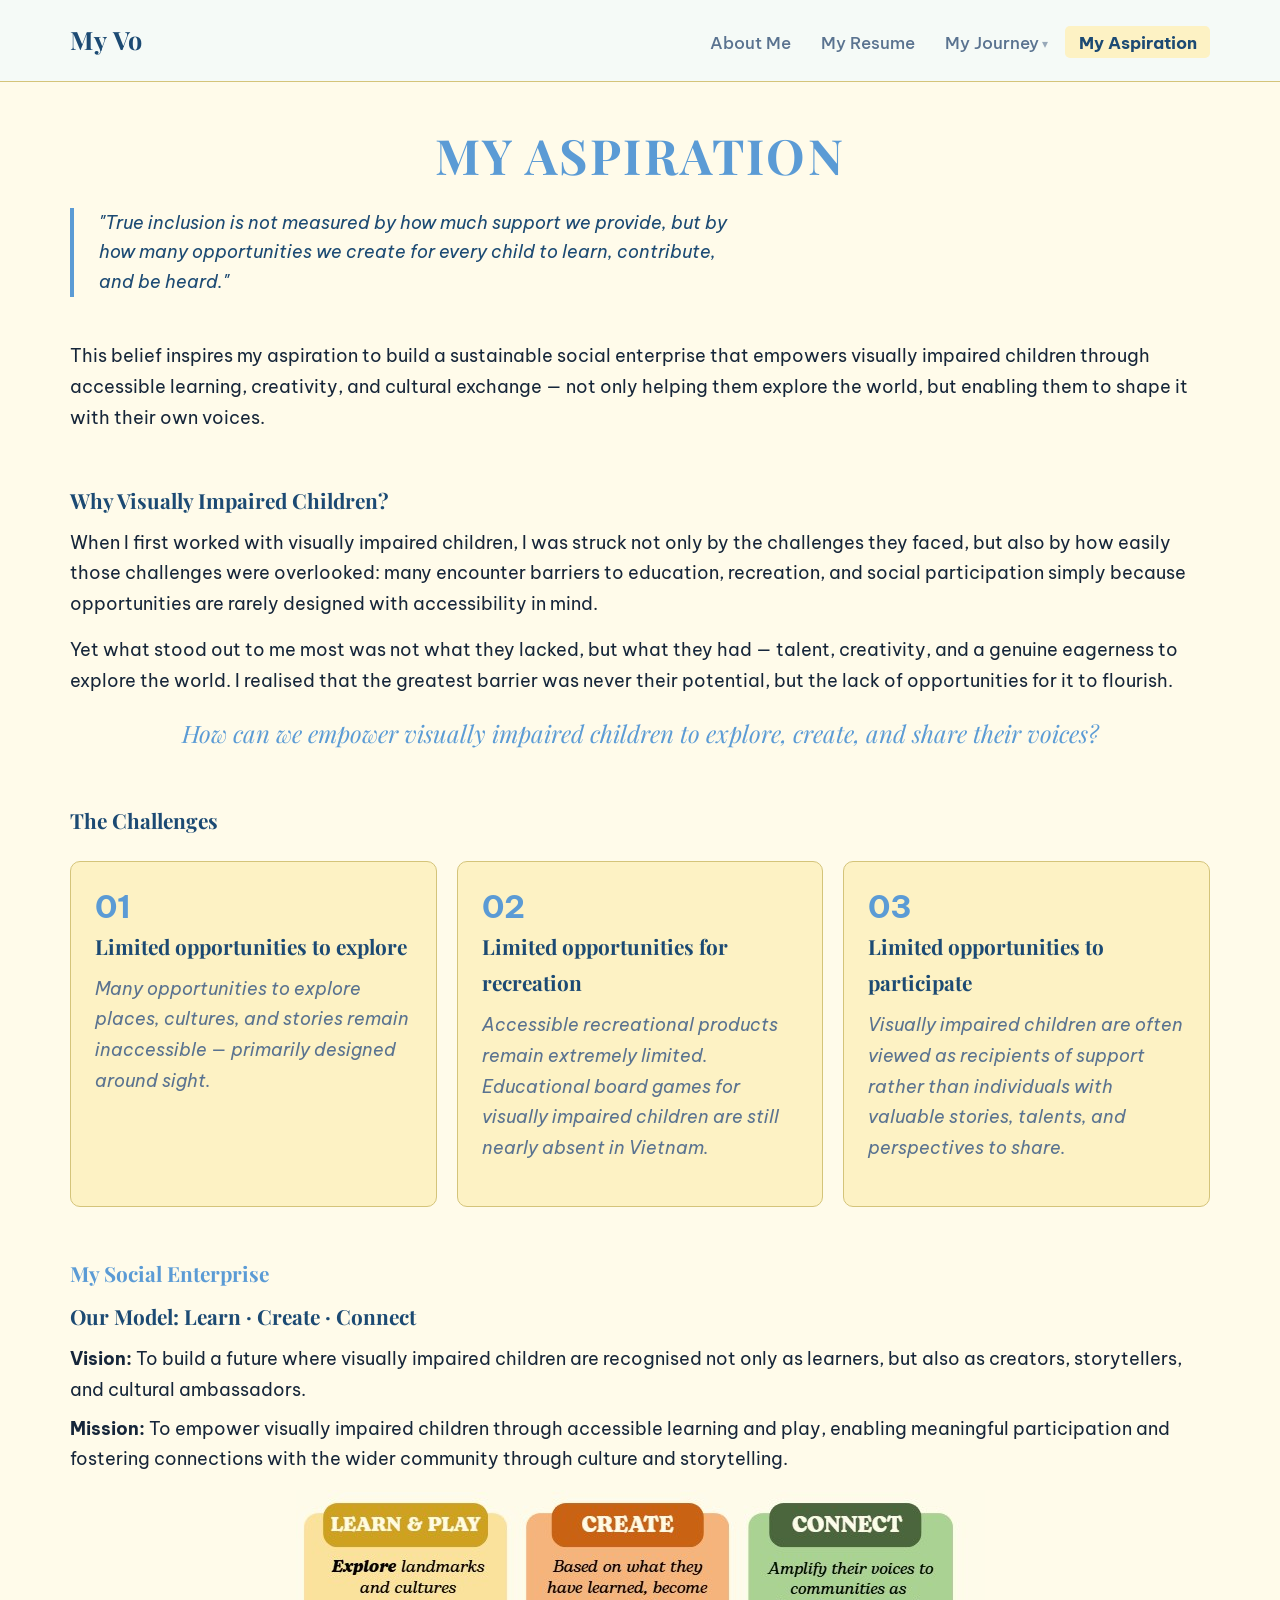
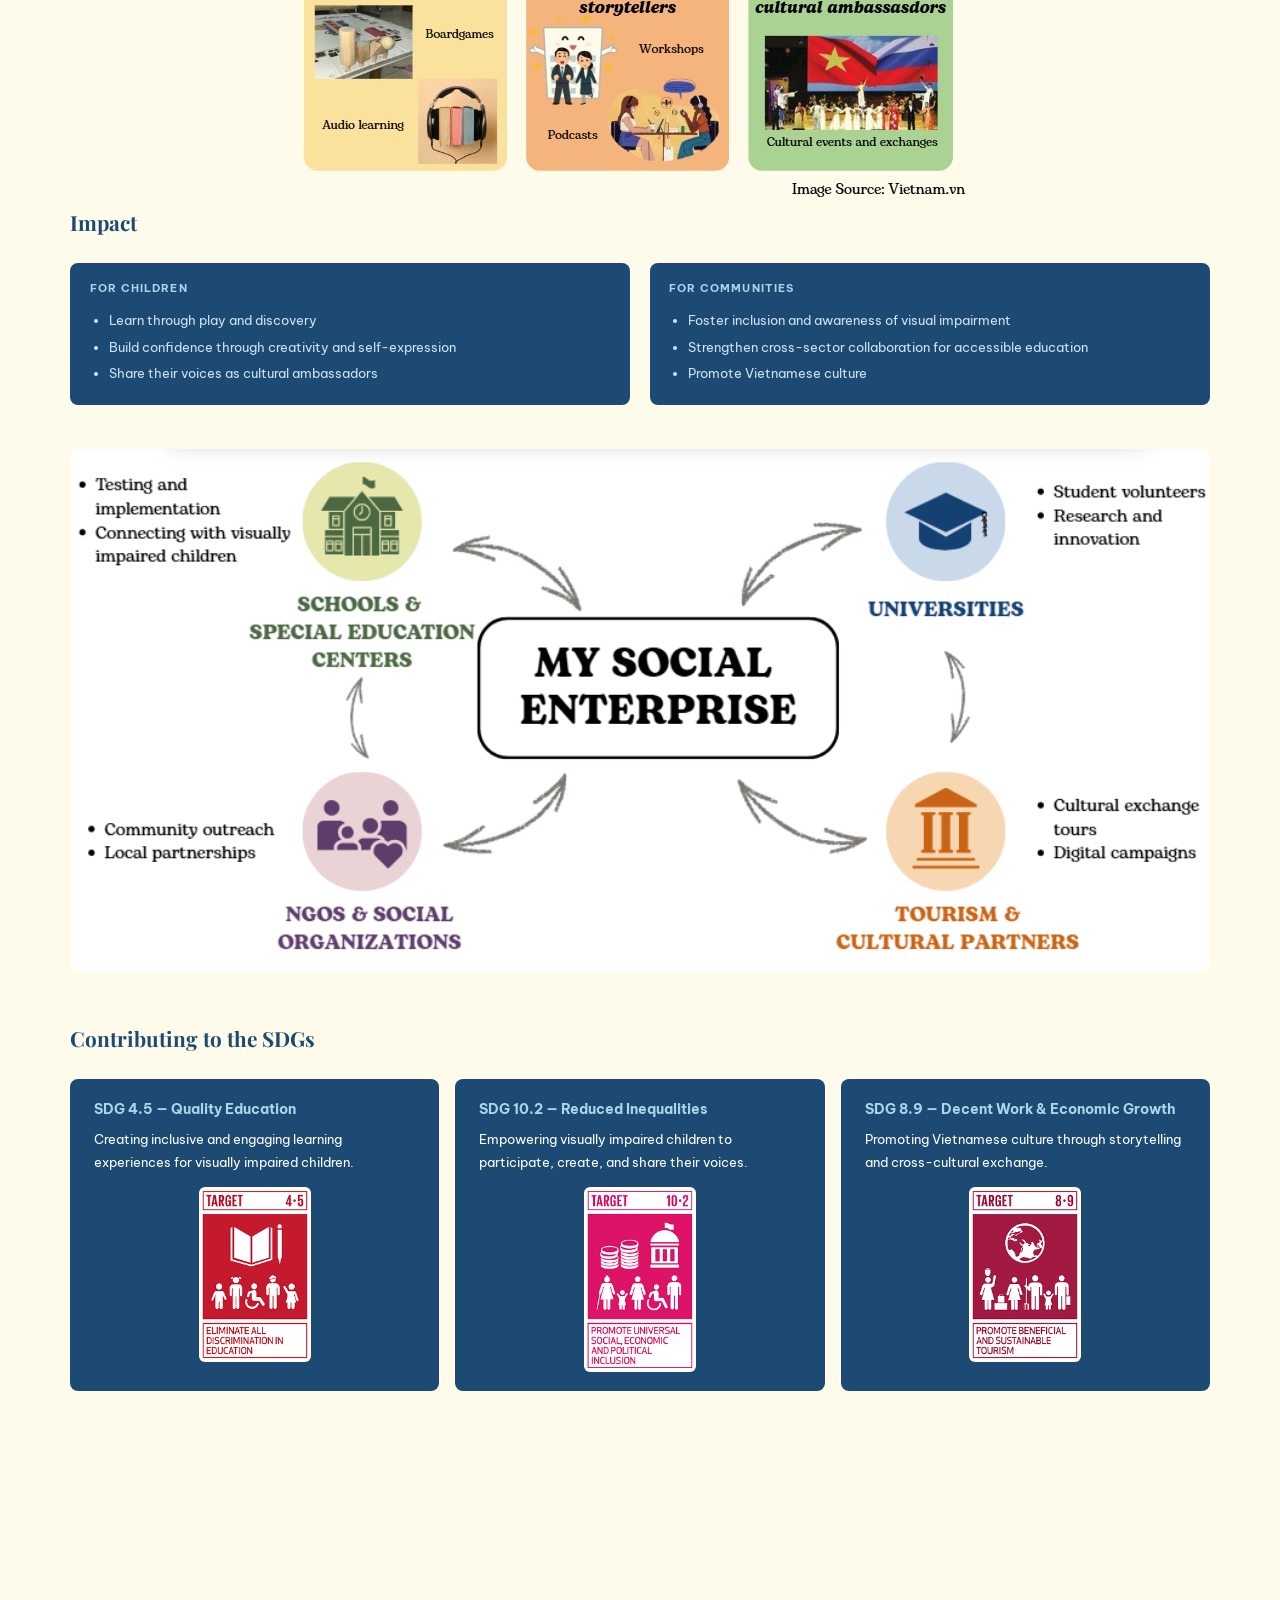
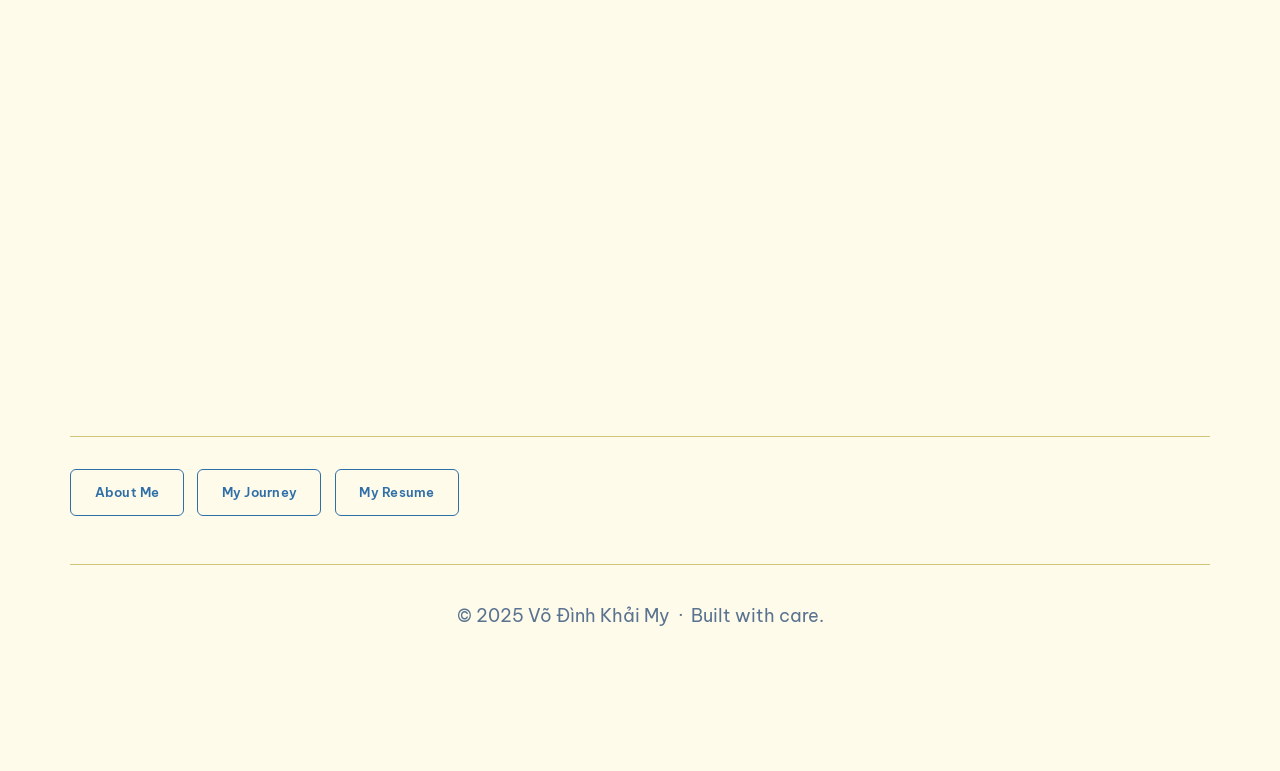
<file: aspiration.html>
<!DOCTYPE html>
<html lang="en">
<head>
  <meta charset="UTF-8">
  <meta name="viewport" content="width=device-width, initial-scale=1.0">
  <title>My Vo — My Aspiration</title>
  <link rel="preconnect" href="https://fonts.googleapis.com">
  <link href="https://fonts.googleapis.com/css2?family=Be+Vietnam+Pro:ital,wght@0,300;0,400;0,500;0,600;0,700;0,800;1,300;1,400;1,500;1,600&family=Playfair+Display:ital,wght@0,400;0,600;0,700;1,400;1,600&display=swap" rel="stylesheet">
  <link rel="stylesheet" href="style.css?v=2">
</head>
<body>

<nav>
  <div class="nav-inner">
    <a class="nav-brand" href="index.html">My Vo</a>
    <div class="hamburger" onclick="toggleNav()" aria-label="Menu">
      <span></span><span></span><span></span>
    </div>
    <ul class="nav-links" id="navLinks">
      <li><a href="index.html"                     >About Me</a></li>
      <li><a href="projects.html"                  >My Resume</a></li>
      <li class="nav-dropdown">
        <a href="journey.html">My Journey</a>
        <ul class="dropdown-menu">
          <li><a href="pawn.html">♟ Pawn · Academic</a></li>
          <li><a href="knight.html">♞ Knight · Research</a></li>
          <li><a href="queen.html">♛ Queen · Impact</a></li>
          <li><a href="rook.html">♜ Rook · Leadership</a></li>
          <li><a href="bishop.html">♝ Bishop · Communication</a></li>
        </ul>
      </li>
      <li><a href="aspiration.html"  class="active">My Aspiration</a></li>
    </ul>
  </div>
</nav>

<div class="page aspiration-page">
  <span class="label">My Aspiration</span>

  <p class="asp-quote">
    "True inclusion is not measured by how much support we provide, but by how many
    opportunities we create for every child to learn, contribute, and be heard."
  </p>

  <p>This belief inspires my aspiration to build a sustainable social enterprise that
  empowers visually impaired children through accessible learning, creativity, and
  cultural exchange — not only helping them explore the world, but enabling them to
  shape it with their own voices.</p>

  <div class="story-block fly-in" style="margin-top:3rem;">
    <h3>Why Visually Impaired Children?</h3>
    <p>When I first worked with visually impaired children, I was struck not only by the
    challenges they faced, but also by how easily those challenges were overlooked: many
    encounter barriers to education, recreation, and social participation simply because
    opportunities are rarely designed with accessibility in mind.</p>
    <p>Yet what stood out to me most was not what they lacked, but what they had — talent,
    creativity, and a genuine eagerness to explore the world. I realised that the greatest
    barrier was never their potential, but the lack of opportunities for it to flourish.</p>
    <p style="font-size:1.5rem; font-style:italic; text-align:center; font-family:'Playfair Display',serif; color:var(--green-mid);">How can we empower visually impaired children to explore, create, and share their voices?</p>
  </div>

  <div class="story-block fly-in-right">
    <h3>The Challenges</h3>
    <div class="model-cards">
      <div class="model-card">
        <div class="model-num">01</div>
        <h3>Limited opportunities to explore</h3>
        <p class="model-sub">Many opportunities to explore places, cultures, and stories remain inaccessible — primarily designed around sight.</p>
      </div>
      <div class="model-card">
        <div class="model-num">02</div>
        <h3>Limited opportunities for recreation</h3>
        <p class="model-sub">Accessible recreational products remain extremely limited. Educational board games for visually impaired children are still nearly absent in Vietnam.</p>
      </div>
      <div class="model-card">
        <div class="model-num">03</div>
        <h3>Limited opportunities to participate</h3>
        <p class="model-sub">Visually impaired children are often viewed as recipients of support rather than individuals with valuable stories, talents, and perspectives to share.</p>
      </div>
    </div>
  </div>

  <div class="story-block fly-in">
    <span class="label">My Social Enterprise</span>
    <h3>Our Model: Learn · Create · Connect</h3>
    <p style="margin-bottom:.5rem;"><strong>Vision:</strong> To build a future where visually
    impaired children are recognised not only as learners, but also as creators,
    storytellers, and cultural ambassadors.</p>
    <p><strong>Mission:</strong> To empower visually impaired children through accessible
    learning and play, enabling meaningful participation and fostering connections with the
    wider community through culture and storytelling.</p>

    <img src="images/3Pillar.jpg" alt="Three pillar" style="display:block; margin:0 auto; mix-blend-mode:multiply;">

  <div class="story-block fly-in-right">
    <h3>Impact</h3>
    <div class="impact-grid">
      <div class="impact-card">
        <h4>For Children</h4>
        <ul>
          <li>Learn through play and discovery</li>
          <li>Build confidence through creativity and self-expression</li>
          <li>Share their voices as cultural ambassadors</li>
        </ul>
      </div>
      <div class="impact-card">
        <h4>For Communities</h4>
        <ul>
          <li>Foster inclusion and awareness of visual impairment</li>
          <li>Strengthen cross-sector collaboration for accessible education</li>
          <li>Promote Vietnamese culture</li>
        </ul>
      </div>
    </div>
    <img src="images/social enterprise.png" alt="My social enterprise" style="width:100%; height:auto; display:block; margin:1.5rem 0 0; border-radius:10px;">
  </div>

  <div class="story-block fly-in">
    <h3>Contributing to the SDGs</h3>
    <div class="sdg-row">
      <div class="sdg-card">
        <strong>SDG 4.5 — Quality Education</strong>
        Creating inclusive and engaging learning experiences for visually impaired children.
        <img src="images/SDE 4.png" alt="SDG 4 — Quality Education" style="width:112px; height:auto; display:block; margin:.9rem auto 0; border-radius:6px;">
      </div>
      <div class="sdg-card">
        <strong>SDG 10.2 — Reduced Inequalities</strong>
        Empowering visually impaired children to participate, create, and share their voices.
        <img src="images/SDE 10.png" alt="SDG 10 — Reduced Inequalities" style="width:112px; height:auto; display:block; margin:.9rem auto 0; border-radius:6px;">
      </div>
      <div class="sdg-card">
        <strong>SDG 8.9 — Decent Work &amp; Economic Growth</strong>
        Promoting Vietnamese culture through storytelling and cross-cultural exchange.
        <img src="images/SDE 8.png" alt="SDG 8 — Decent Work and Economic Growth" style="width:112px; height:auto; display:block; margin:.9rem auto 0; border-radius:6px;">
      </div>
    </div>
  </div>

  <div class="rmit-box fly-in-up">
    <div style="display:flex; justify-content:space-between; align-items:center; margin-bottom:1.4rem;">
      <div>
        <span class="label" style="margin-bottom:.4rem;">Along with RMIT</span>
        <h2 style="margin-bottom:0;">The Next Move</h2>
      </div>
      <img src="images/RMITlogo.jpg" alt="RMIT logo" style="height:96px; width:auto; display:block;">
    </div>
    <p>Turning this vision into lasting impact requires more than passion — it requires
    the ability to understand people, communicate purpose, and inspire action. This is why
    I believe RMIT's Digital Marketing program is the ideal place for me to grow.</p>
    <p>Through project-based learning, industry collaboration, and data-informed marketing,
    I hope to design campaigns that foster greater understanding and inclusion, build
    cross-sector partnerships, and amplify the voices of visually impaired children.</p>
    <p>Beyond the classroom, I look forward to contributing to and learning from RMIT's
    diverse community of students, academics, and industry partners. By testing ideas,
    refining this initiative, and collaborating across cultures, I hope to transform a
    single project into a sustainable social enterprise that creates lasting opportunities
    for visually impaired children to learn, create, and be heard.</p>
  </div>

  <div style="margin-top:3rem; padding-top:2rem; border-top:1px solid var(--border);">
    <div class="btn-row">
      <a href="index.html"   class="btn btn-outline">About Me</a>
      <a href="journey.html" class="btn btn-outline">My Journey</a>
      <a href="projects.html" class="btn btn-outline">My Resume</a>
    </div>
  </div>
</div>

<footer>
  <p>© 2025 Võ Đình Khải My &nbsp;·&nbsp; Built with care.</p>
</footer>

<script>
  function toggleNav() { document.getElementById('navLinks').classList.toggle('open'); }

  const observer = new IntersectionObserver((entries) => {
    entries.forEach(entry => {
      if (entry.isIntersecting) {
        const delay = entry.target.dataset.delay || 0;
        setTimeout(() => entry.target.classList.add('visible'), delay);
        observer.unobserve(entry.target);
      }
    });
  }, { threshold: 0 });

  const flyEls = document.querySelectorAll('.fly-in, .fly-in-right, .fly-in-up');
  if ('IntersectionObserver' in window) {
    flyEls.forEach((el, i) => { el.dataset.delay = i * 100; observer.observe(el); });
    setTimeout(() => flyEls.forEach(el => el.classList.add('visible')), 3000);
  } else {
    flyEls.forEach(el => el.classList.add('visible'));
  }
</script>
</body>
</html>
</file>
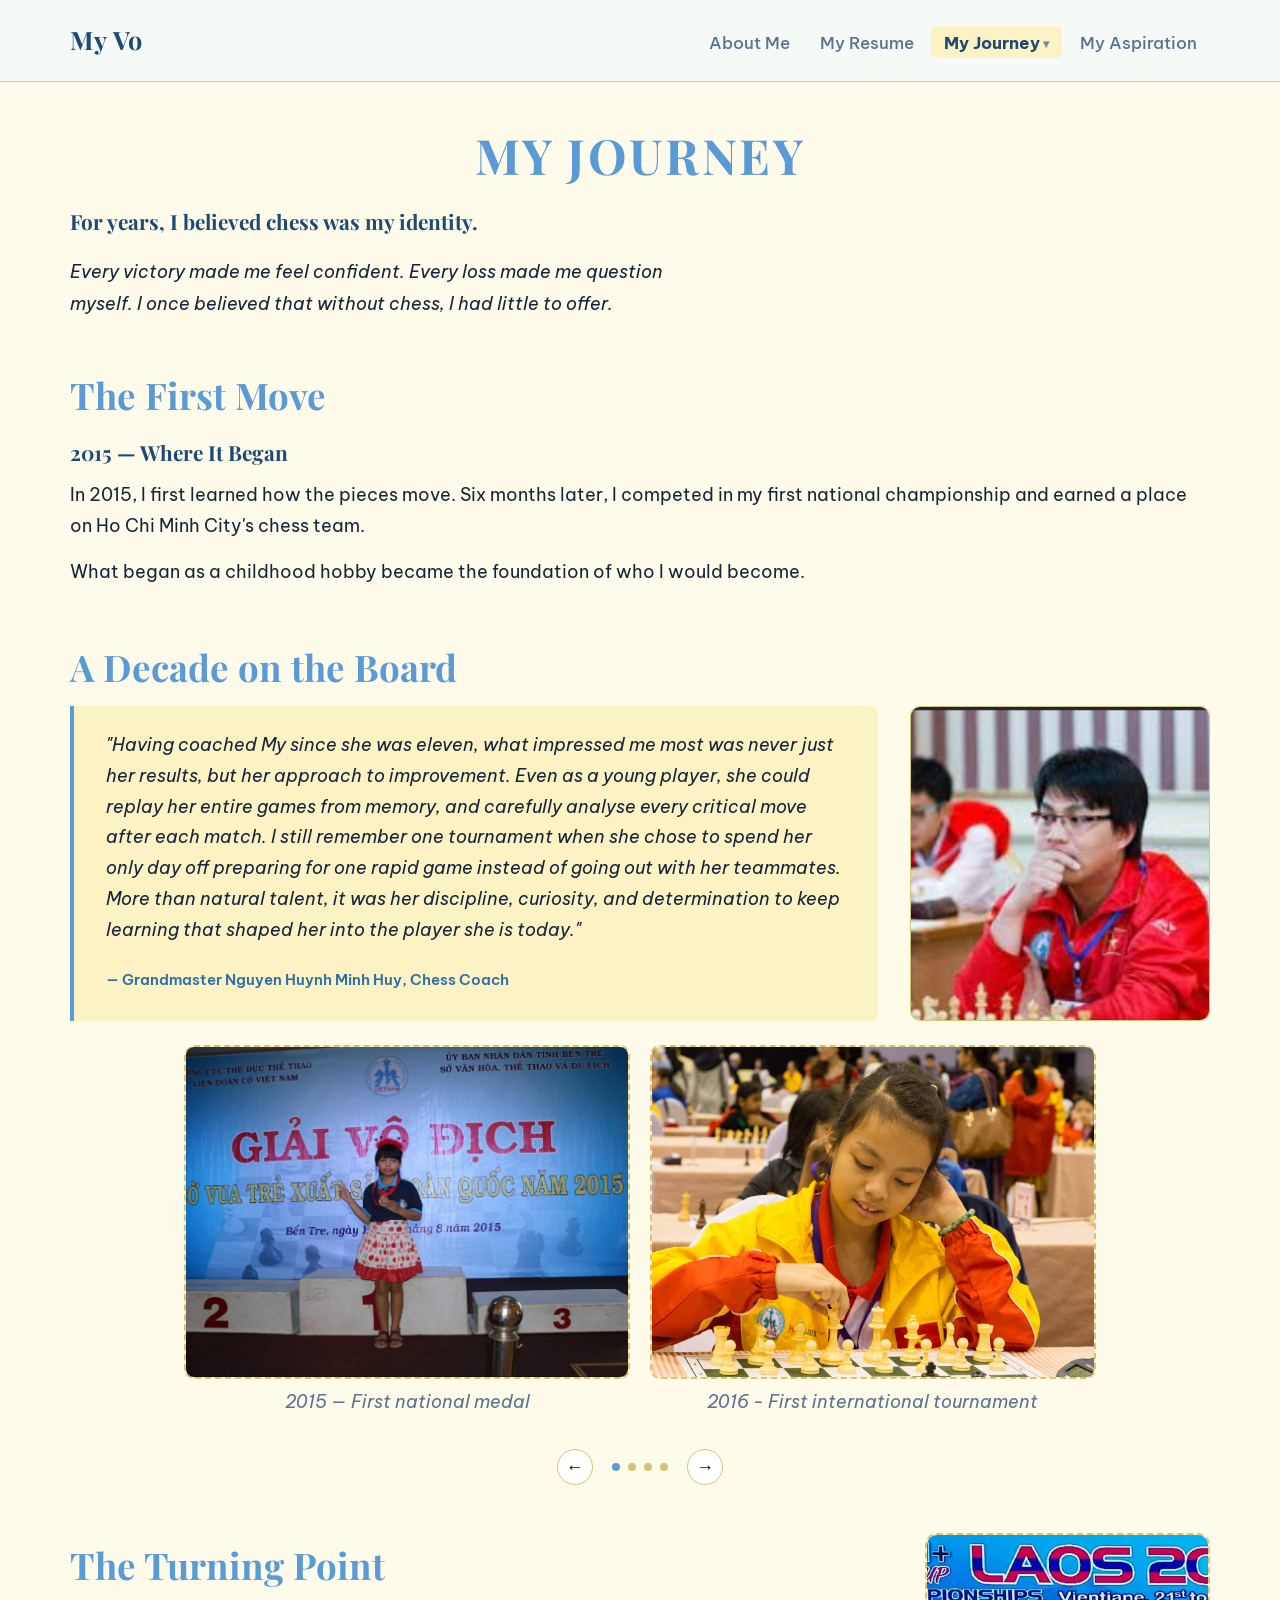
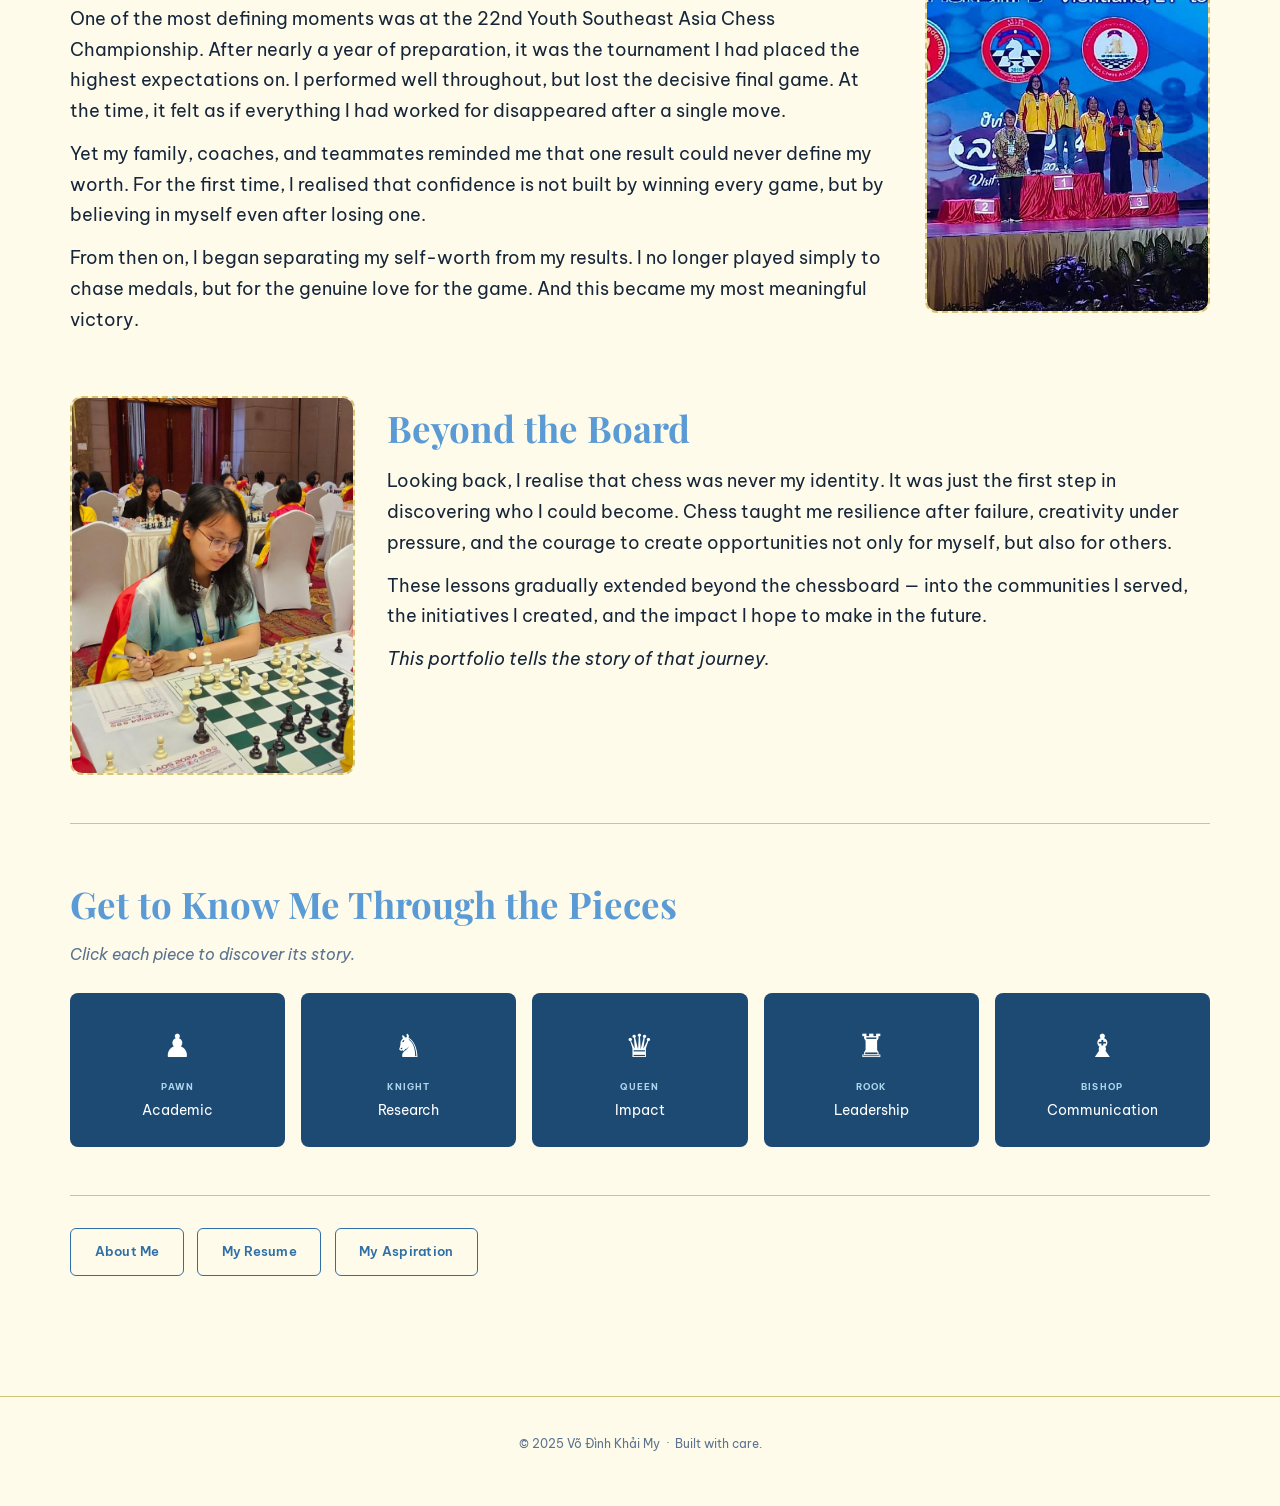
<file: journey.html>
<!DOCTYPE html>
<html lang="en">
<head>
  <meta charset="UTF-8">
  <meta name="viewport" content="width=device-width, initial-scale=1.0">
  <title>My Vo — My Journey</title>
  <link rel="preconnect" href="https://fonts.googleapis.com">
  <link href="https://fonts.googleapis.com/css2?family=Be+Vietnam+Pro:ital,wght@0,300;0,400;0,500;0,600;0,700;0,800;1,300;1,400;1,500;1,600&family=Playfair+Display:ital,wght@0,400;0,600;0,700;1,400;1,600&display=swap" rel="stylesheet">
  <link rel="stylesheet" href="style.css?v=2">
</head>
<body>

<nav>
  <div class="nav-inner">
    <a class="nav-brand" href="index.html">My Vo</a>
    <div class="hamburger" onclick="toggleNav()" aria-label="Menu">
      <span></span><span></span><span></span>
    </div>
    <ul class="nav-links" id="navLinks">
      <li><a href="index.html"                     >About Me</a></li>
      <li><a href="projects.html"                  >My Resume</a></li>
      <li class="nav-dropdown">
        <a href="journey.html" class="active">My Journey</a>
        <ul class="dropdown-menu">
          <li><a href="pawn.html">♟ Pawn · Academic</a></li>
          <li><a href="knight.html">♞ Knight · Research</a></li>
          <li><a href="queen.html">♛ Queen · Impact</a></li>
          <li><a href="rook.html">♜ Rook · Leadership</a></li>
          <li><a href="bishop.html">♝ Bishop · Communication</a></li>
        </ul>
      </li>
      <li><a href="aspiration.html"                >My Aspiration</a></li>
    </ul>
  </div>
</nav>

<div class="page journey-page">
  <span class="label">My Journey</span>
  <h2>For years, I believed chess was my identity.</h2>
  <p class="story-intro">
    Every victory made me feel confident. Every loss made me question myself.
    I once believed that without chess, I had little to offer.
  </p>

  <div class="story-block fly-in">
    <span class="label">The First Move</span>
    <h3>2015 — Where It Began</h3>
    <p>In 2015, I first learned how the pieces move. Six months later, I competed in my
    first national championship and earned a place on Ho Chi Minh City's chess team.</p>
    <p>What began as a childhood hobby became the foundation of who I would become.</p>
  </div>

  <div class="story-block fly-in-right">
    <span class="label">A Decade on the Board</span>
    <div class="quote-photo">
      <blockquote>
        <p>"Having coached My since she was eleven, what impressed me most was never just her
        results, but her approach to improvement. Even as a young player, she could replay her
        entire games from memory, and carefully analyse every critical move after each match.
        I still remember one tournament when she chose to spend her only day off preparing for
        one rapid game instead of going out with her teammates. More than natural talent, it
        was her discipline, curiosity, and determination to keep learning that shaped her into
        the player she is today."</p>
        <cite>— Grandmaster Nguyen Huynh Minh Huy, Chess Coach</cite>
      </blockquote>
      <div class="photo-side">
        <!-- Replace with:  -->
        <img src="images/minhhuy.jpg" alt="Teach Huy chess">
      </div>
    </div>

    <!-- Chess photo slideshow — 2 photos at a time, 9 total -->
    <div class="chess-slideshow" style="margin-top:1.5rem;">
      <div class="cs-track-wrap">
        <div class="cs-track" id="csTrack">

          <div class="cs-slide">
            <div class="cs-pair">
              <div class="cs-item">
                <div class="cs-img-wrap"><img src="images/2015 national medal.jpg" alt="2015"></div>
                <p class="cs-caption">2015 — First national medal</p>
              </div>
              <div class="cs-item">
                <div class="cs-img-wrap"><img src="images/2016 first international.jpg" alt="2016"></div>
                <p class="cs-caption">2016 - First international tournament</p>
              </div>
            </div>
          </div>

          <div class="cs-slide">
            <div class="cs-pair">
              <div class="cs-item">
                <div class="cs-img-wrap"><img src="images/2018 asian youth chess.jpg" alt="2018"></div>
                <p class="cs-caption">2018 - Asian Youth Chess Championship</p>
              </div>
              <div class="cs-item">
                <div class="cs-img-wrap"><img src="images/2020 city level.jpg" alt="2020"></div>
                <p class="cs-caption">2020 - City-level Chess Champion</p>
              </div>
            </div>
          </div>

          <div class="cs-slide">
            <div class="cs-pair">
              <div class="cs-item">
                <div class="cs-img-wrap"><img src="images/2022 competing during covid19.jpg" alt="2022"></div>
                <p class="cs-caption">2022 - Competing during Covid-19</p>
              </div>
              <div class="cs-item">
                <div class="cs-img-wrap"><img src="images/2023 continue represent.jpg" alt="2023"></div>
                <p class="cs-caption">2023 - Continue Representing Vietnam</p>
              </div>
            </div>
          </div>

          <div class="cs-slide">
            <div class="cs-pair">
              <div class="cs-item">
                <div class="cs-img-wrap"><img src="images/2024 national youth.jpg" alt="2024"></div>
                <p class="cs-caption">2024 - National Youth Chess Championship</p>
              </div>
              <div class="cs-item">
                <div class="cs-img-wrap"><img src="images/2026 - National Chess Championship.png" alt="2026"></div>
                <p class="cs-caption">2026 - National Chess Championship</p>
              </div>
            </div>
          </div>

        </div><!-- /cs-track -->
      </div><!-- /cs-track-wrap -->

      <div class="cs-controls">
        <button class="cs-btn" id="csPrev">&#8592;</button>
        <div class="cs-dots" id="csDots"></div>
        <button class="cs-btn" id="csNext">&#8594;</button>
      </div>
    </div><!-- /chess-slideshow -->
  </div>

  <div class="story-block fly-in">
    <div class="story-img-row">
      <div class="story-img-text">
        <span class="label">The Turning Point</span>
        <p>One of the most defining moments was at the 22nd Youth Southeast Asia Chess
        Championship. After nearly a year of preparation, it was the tournament I had placed
        the highest expectations on. I performed well throughout, but lost the decisive final
        game. At the time, it felt as if everything I had worked for disappeared after a
        single move.</p>
        <p>Yet my family, coaches, and teammates reminded me that one result could never define
        my worth. For the first time, I realised that confidence is not built by winning every
        game, but by believing in myself even after losing one.</p>
        <p>From then on, I began separating my self-worth from my results. I no longer played
        simply to chase medals, but for the genuine love for the game. And this became my
        most meaningful victory.</p>
      </div>
      <div class="story-img-side">
        <img src="images/Laos.jpg" alt="The Turning Point">
      </div>
    </div>
  </div>

  <div class="story-block fly-in-right">
    <div class="story-img-row">
      <div class="story-img-side">
        <img src="images/beyondtheBoard.jpg" alt="Beyond the Board">
      </div>
      <div class="story-img-text">
        <span class="label">Beyond the Board</span>
        <p>Looking back, I realise that chess was never my identity. It was just the first step
        in discovering who I could become. Chess taught me resilience after failure, creativity
        under pressure, and the courage to create opportunities not only for myself, but also
        for others.</p>
        <p>These lessons gradually extended beyond the chessboard — into the communities I
        served, the initiatives I created, and the impact I hope to make in the future.</p>
        <p><em>This portfolio tells the story of that journey.</em></p>
      </div>
    </div>
  </div>

  <!-- PIECES NAV — bottom of page, clickable -->
  <div class="pieces-nav">
    <span class="label">Get to Know Me Through the Pieces</span>
    <p class="pieces-hint">Click each piece to discover its story.</p>
    <div class="pieces-grid">
      <a href="pawn.html" class="piece-card">
        <span class="piece-symbol">♟</span>
        <span class="piece-name">Pawn</span>
        <span class="piece-trait">Academic</span>
      </a>
      <a href="knight.html" class="piece-card">
        <span class="piece-symbol">♞</span>
        <span class="piece-name">Knight</span>
        <span class="piece-trait">Research</span>
      </a>
      <a href="queen.html" class="piece-card">
        <span class="piece-symbol">♛</span>
        <span class="piece-name">Queen</span>
        <span class="piece-trait">Impact</span>
      </a>
      <a href="rook.html" class="piece-card">
        <span class="piece-symbol">♜</span>
        <span class="piece-name">Rook</span>
        <span class="piece-trait">Leadership</span>
      </a>
      <a href="bishop.html" class="piece-card">
        <span class="piece-symbol">♝</span>
        <span class="piece-name">Bishop</span>
        <span class="piece-trait">Communication</span>
      </a>
    </div>
  </div>

  <div style="margin-top:3rem; padding-top:2rem; border-top:1px solid var(--border);">
    <div class="btn-row">
      <a href="index.html"      class="btn btn-outline">About Me</a>
      <a href="projects.html"   class="btn btn-outline">My Resume</a>
      <a href="aspiration.html" class="btn btn-outline">My Aspiration</a>
    </div>
  </div>
</div>

<footer>
  <p>© 2025 Võ Đình Khải My &nbsp;·&nbsp; Built with care.</p>
</footer>

<script>
  function toggleNav() { document.getElementById('navLinks').classList.toggle('open'); }

  (function() {
    const track  = document.getElementById('csTrack');
    const slides = track ? track.querySelectorAll('.cs-slide') : [];
    const dotsEl = document.getElementById('csDots');
    const total  = slides.length;
    let current  = 0;
    let timer;

    if (!total) return;

    // build dots
    slides.forEach((_, i) => {
      const d = document.createElement('span');
      d.className = 'cs-dot' + (i === 0 ? ' active' : '');
      d.addEventListener('click', () => goTo(i));
      dotsEl.appendChild(d);
    });

    function goTo(n) {
      const next = (n + total) % total;
      const wrap = Math.abs(next - current) > 1;
      if (wrap) track.style.transition = 'none';
      current = next;
      track.style.transform = `translateX(-${current * 100}%)`;
      if (wrap) requestAnimationFrame(() => {
        requestAnimationFrame(() => { track.style.transition = ''; });
      });
      dotsEl.querySelectorAll('.cs-dot').forEach((d, i) =>
        d.classList.toggle('active', i === current));
      resetTimer();
    }

    function resetTimer() {
      clearInterval(timer);
      timer = setInterval(() => goTo(current + 1), 4000);
    }

    document.getElementById('csPrev').addEventListener('click', () => goTo(current - 1));
    document.getElementById('csNext').addEventListener('click', () => goTo(current + 1));
    resetTimer();
  })();

  const flyObserver = new IntersectionObserver((entries) => {
    entries.forEach(entry => {
      if (entry.isIntersecting) {
        const delay = entry.target.dataset.delay || 0;
        setTimeout(() => entry.target.classList.add('visible'), delay);
        flyObserver.unobserve(entry.target);
      }
    });
  }, { threshold: 0 });

  const flyEls = document.querySelectorAll('.fly-in, .fly-in-right, .fly-in-up');
  if ('IntersectionObserver' in window) {
    flyEls.forEach((el, i) => { el.dataset.delay = i * 80; flyObserver.observe(el); });
    setTimeout(() => flyEls.forEach(el => el.classList.add('visible')), 3000);
  } else {
    flyEls.forEach(el => el.classList.add('visible'));
  }
</script>
</body>
</html>
</file>
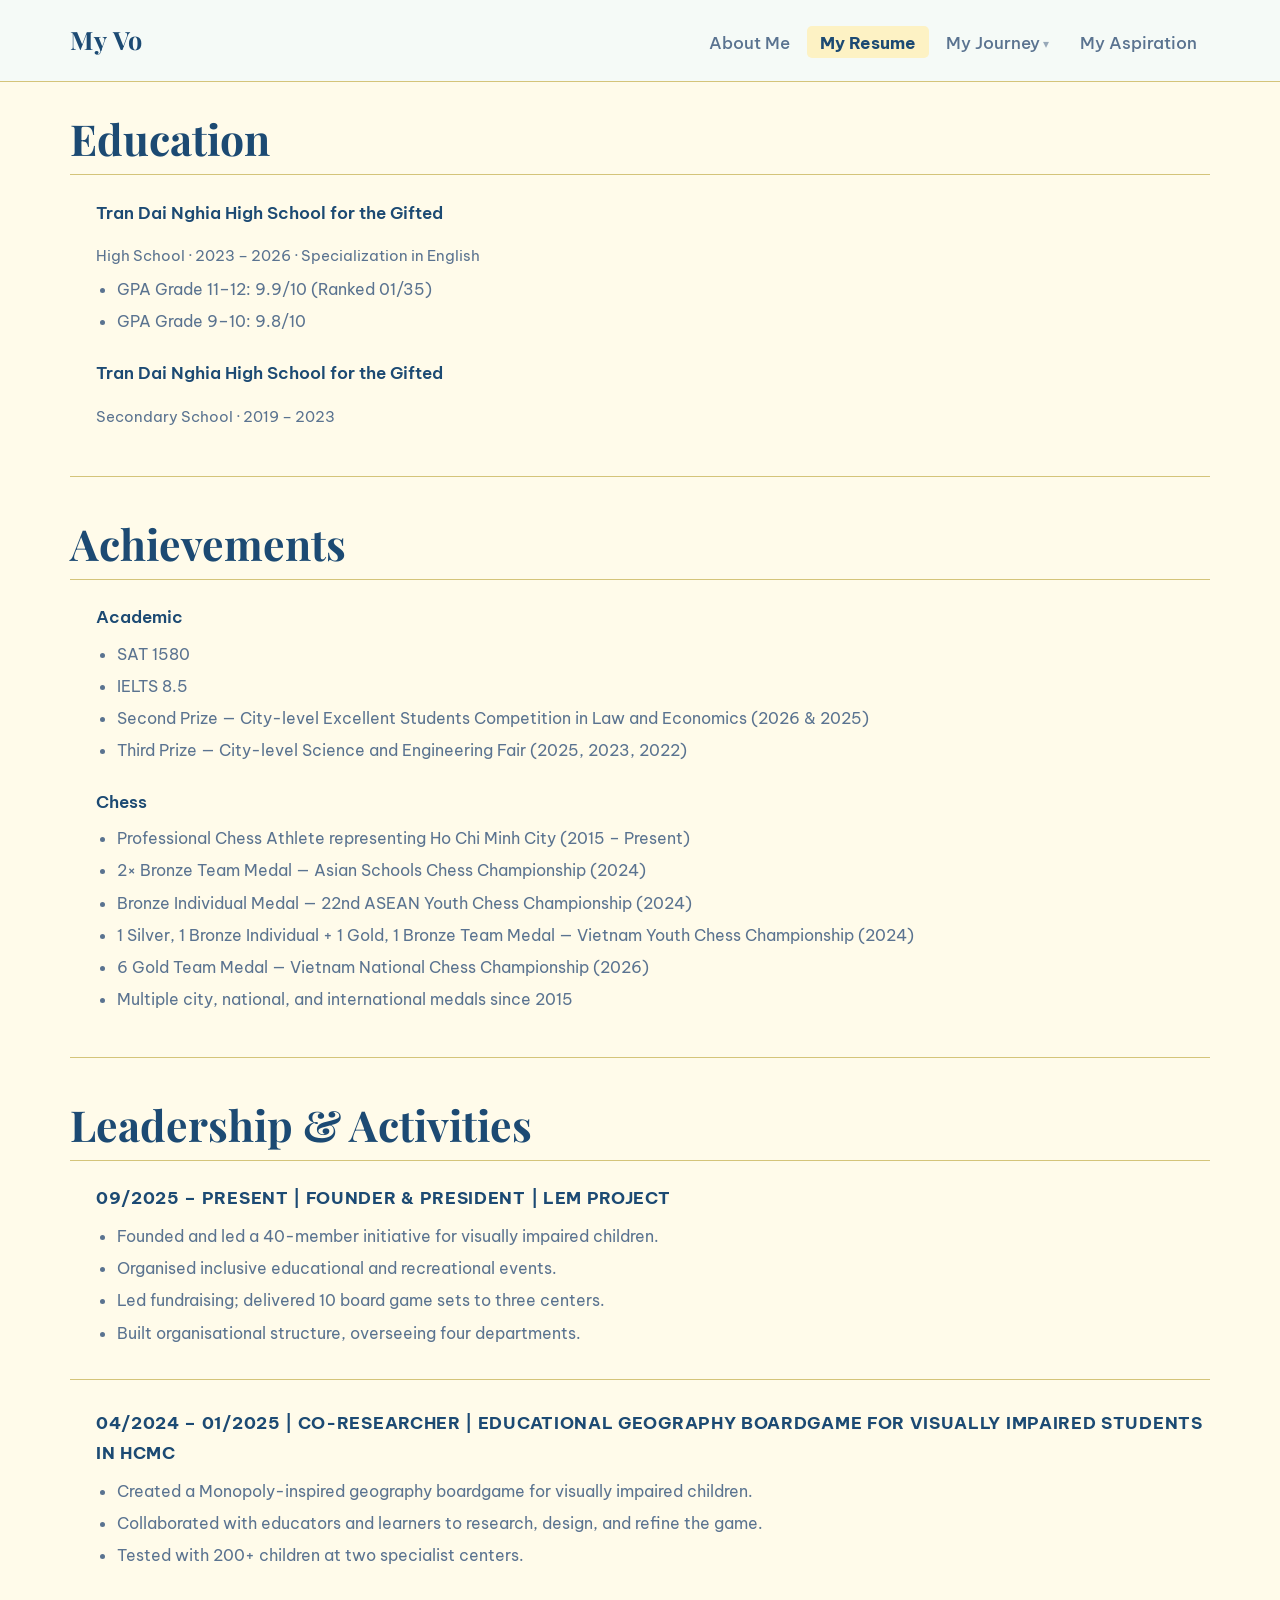
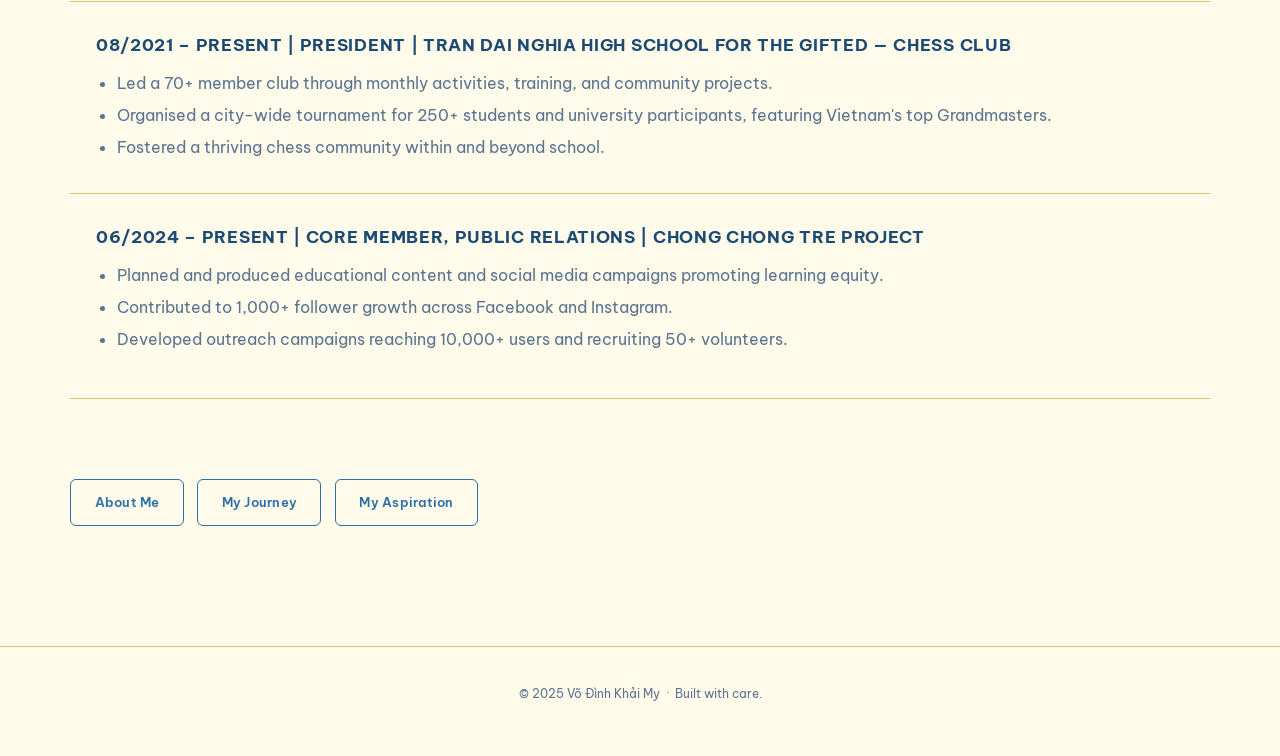
<file: projects.html>
<!DOCTYPE html>
<html lang="en">
<head>
  <meta charset="UTF-8">
  <meta name="viewport" content="width=device-width, initial-scale=1.0">
  <title>My Vo — My Resume</title>
  <link rel="preconnect" href="https://fonts.googleapis.com">
  <link href="https://fonts.googleapis.com/css2?family=Be+Vietnam+Pro:ital,wght@0,300;0,400;0,500;0,600;0,700;0,800;1,300;1,400;1,500;1,600&family=Playfair+Display:ital,wght@0,400;0,600;0,700;1,400;1,600&display=swap" rel="stylesheet">
  <link rel="stylesheet" href="style.css?v=2">
</head>
<body>

<nav>
  <div class="nav-inner">
    <a class="nav-brand" href="index.html">My Vo</a>
    <div class="hamburger" onclick="toggleNav()" aria-label="Menu">
      <span></span><span></span><span></span>
    </div>
    <ul class="nav-links" id="navLinks">
      <li><a href="index.html"                     >About Me</a></li>
      <li><a href="projects.html"    class="active">My Resume</a></li>
      <li class="nav-dropdown">
        <a href="journey.html">My Journey</a>
        <ul class="dropdown-menu">
          <li><a href="pawn.html">♟ Pawn · Academic</a></li>
          <li><a href="knight.html">♞ Knight · Research</a></li>
          <li><a href="queen.html">♛ Queen · Impact</a></li>
          <li><a href="rook.html">♜ Rook · Leadership</a></li>
          <li><a href="bishop.html">♝ Bishop · Communication</a></li>
        </ul>
      </li>
      <li><a href="aspiration.html"                >My Aspiration</a></li>
    </ul>
  </div>
</nav>

<div class="page resume-page">

  <!-- EDUCATION -->
  <div class="resume-section">
    <p class="resume-title fly-in">Education</p>
    <div class="edu-entry">
      <p class="edu-school">Tran Dai Nghia High School for the Gifted</p>
      <p class="edu-period">High School · 2023 – 2026 · Specialization in English</p>
      <ul class="bullets">
        <li>GPA Grade 11–12: 9.9/10 (Ranked 01/35)</li>
        <li>GPA Grade 9–10: 9.8/10</li>
      </ul>
    </div>
    <div class="edu-entry">
      <p class="edu-school">Tran Dai Nghia High School for the Gifted</p>
      <p class="edu-period">Secondary School · 2019 – 2023</p>
    </div>
  </div>

  <!-- ACHIEVEMENTS -->
  <div class="resume-section">
    <p class="resume-title fly-in">Achievements</p>
    <div class="ach-group">
      <h4>Academic</h4>
      <ul class="bullets">
        <li>SAT 1580</li>
        <li>IELTS 8.5</li>
        <li>Second Prize — City-level Excellent Students Competition in Law and Economics (2026 &amp; 2025)</li>
        <li>Third Prize — City-level Science and Engineering Fair (2025, 2023, 2022)</li>
      </ul>
    </div>
    <div class="ach-group">
      <h4>Chess</h4>
      <ul class="bullets">
        <li>Professional Chess Athlete representing Ho Chi Minh City (2015 – Present)</li>
        <li>2× Bronze Team Medal — Asian Schools Chess Championship (2024)</li>
        <li>Bronze Individual Medal — 22nd ASEAN Youth Chess Championship (2024)</li>
        <li>1 Silver, 1 Bronze Individual + 1 Gold, 1 Bronze Team Medal — Vietnam Youth Chess Championship (2024)</li>
        <li>6 Gold Team Medal — Vietnam National Chess Championship (2026)</li>
        <li>Multiple city, national, and international medals since 2015</li>
      </ul>
    </div>
  </div>

  <!-- LEADERSHIP & ACTIVITIES -->
  <div class="resume-section">
    <p class="resume-title fly-in">Leadership &amp; Activities</p>

    <div class="act-entry">
      <p class="act-header">09/2025 – Present | Founder &amp; President | LEM Project</p>
      <ul class="bullets">
        <li>Founded and led a 40-member initiative for visually impaired children.</li>
        <li>Organised inclusive educational and recreational events.</li>
        <li>Led fundraising; delivered 10 board game sets to three centers.</li>
        <li>Built organisational structure, overseeing four departments.</li>
      </ul>
    </div>

    <div class="act-entry">
      <p class="act-header">04/2024 – 01/2025 | Co-Researcher | Educational Geography Boardgame for Visually Impaired Students in HCMC</p>
      <ul class="bullets">
        <li>Created a Monopoly-inspired geography boardgame for visually impaired children.</li>
        <li>Collaborated with educators and learners to research, design, and refine the game.</li>
        <li>Tested with 200+ children at two specialist centers.</li>
      </ul>
    </div>

    <div class="act-entry">
      <p class="act-header">08/2021 – Present | President | Tran Dai Nghia High School for the Gifted — Chess Club</p>
      <ul class="bullets">
        <li>Led a 70+ member club through monthly activities, training, and community projects.</li>
        <li>Organised a city-wide tournament for 250+ students and university participants, featuring Vietnam's top Grandmasters.</li>
        <li>Fostered a thriving chess community within and beyond school.</li>
      </ul>
    </div>

    <div class="act-entry">
      <p class="act-header">06/2024 – Present | Core Member, Public Relations | Chong Chong Tre Project</p>
      <ul class="bullets">
        <li>Planned and produced educational content and social media campaigns promoting learning equity.</li>
        <li>Contributed to 1,000+ follower growth across Facebook and Instagram.</li>
        <li>Developed outreach campaigns reaching 10,000+ users and recruiting 50+ volunteers.</li>
      </ul>
    </div>
  </div>

  <div style="margin-top:3rem; padding-top:2rem;">
    <div class="btn-row">
      <a href="index.html"      class="btn btn-outline">About Me</a>
      <a href="journey.html"    class="btn btn-outline">My Journey</a>
      <a href="aspiration.html" class="btn btn-outline">My Aspiration</a>
    </div>
  </div>
</div>

<footer>
  <p>© 2025 Võ Đình Khải My &nbsp;·&nbsp; Built with care.</p>
</footer>

<script>
  function toggleNav() { document.getElementById('navLinks').classList.toggle('open'); }

  const observer = new IntersectionObserver((entries) => {
    entries.forEach(e => {
      if (e.isIntersecting) {
        e.target.classList.add('visible');
        observer.unobserve(e.target);
      }
    });
  }, { threshold: 0 });
  const flyEls = document.querySelectorAll('.fly-in, .fly-in-right, .fly-in-up');
  if ('IntersectionObserver' in window) {
    flyEls.forEach((el, i) => { el.style.transitionDelay = (i * 0.1) + 's'; observer.observe(el); });
    setTimeout(() => flyEls.forEach(el => el.classList.add('visible')), 3000);
  } else {
    flyEls.forEach(el => el.classList.add('visible'));
  }
</script>
</body>
</html>
</file>
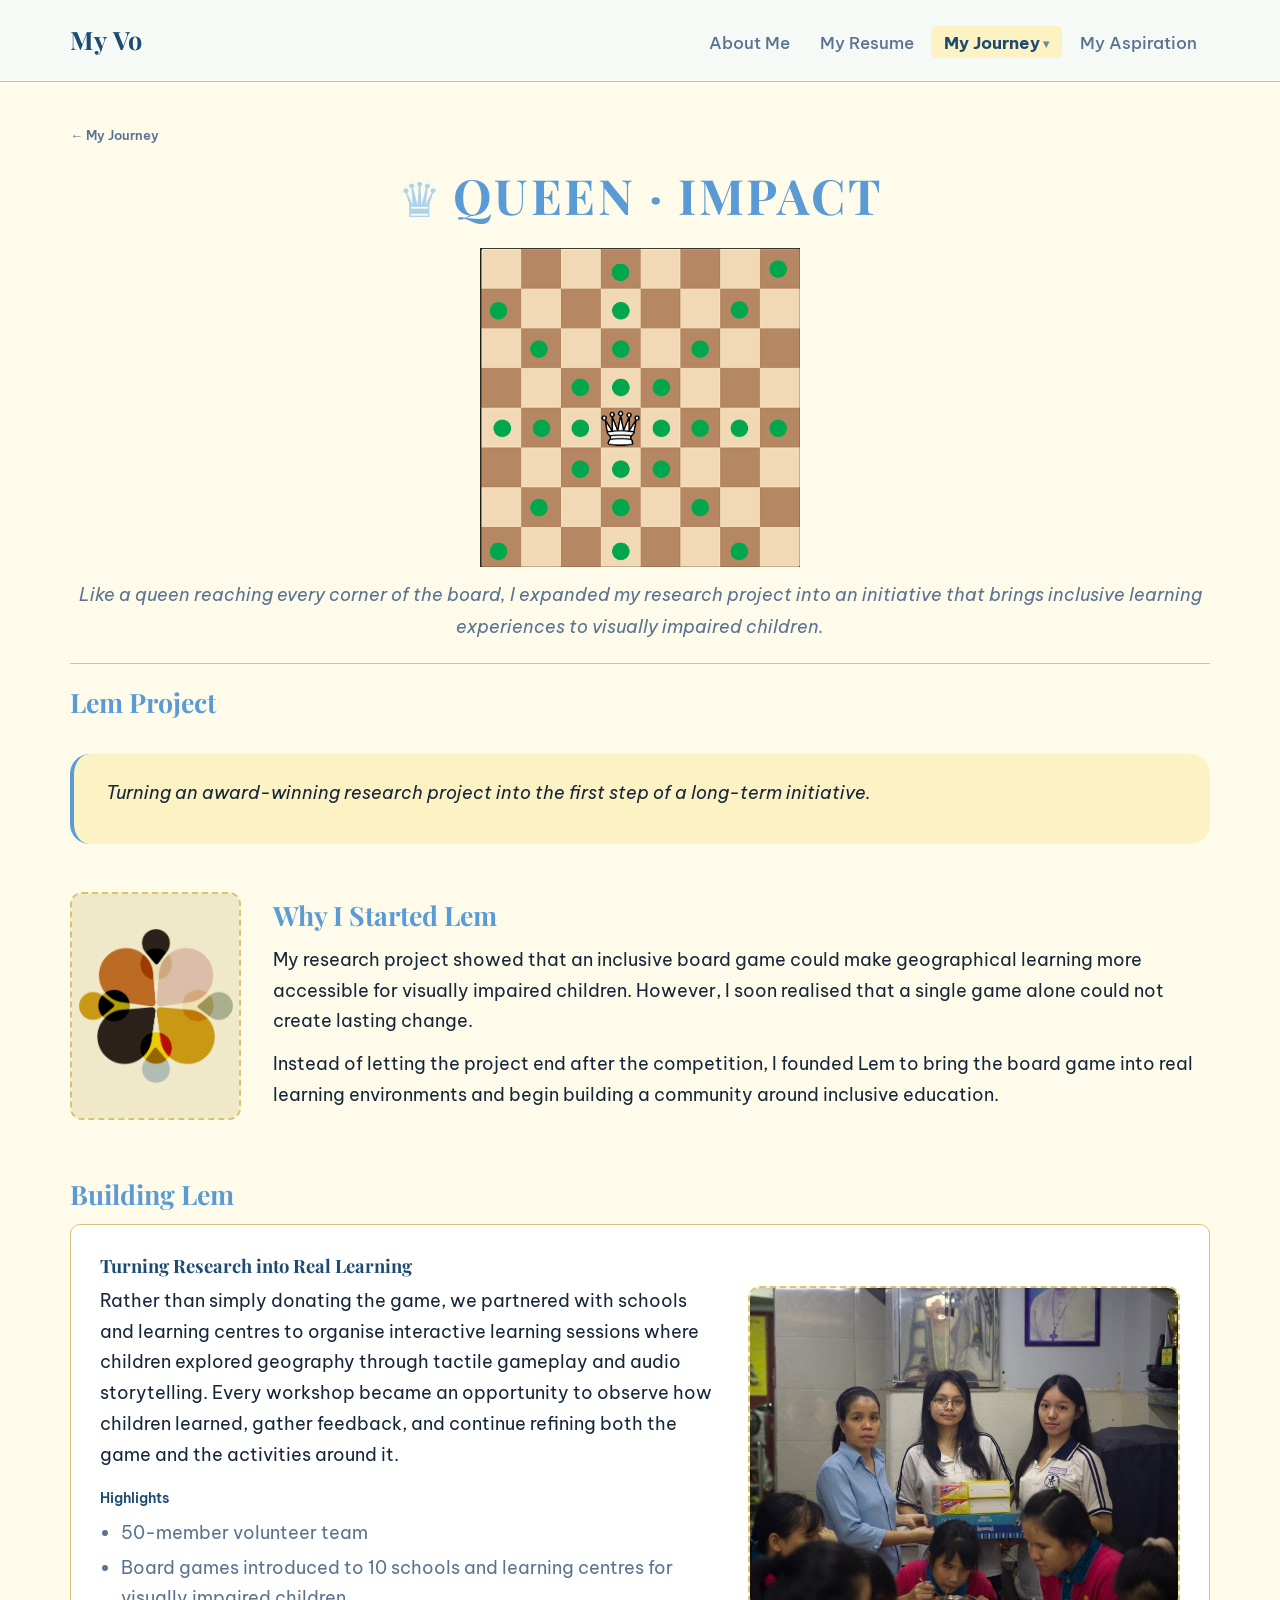
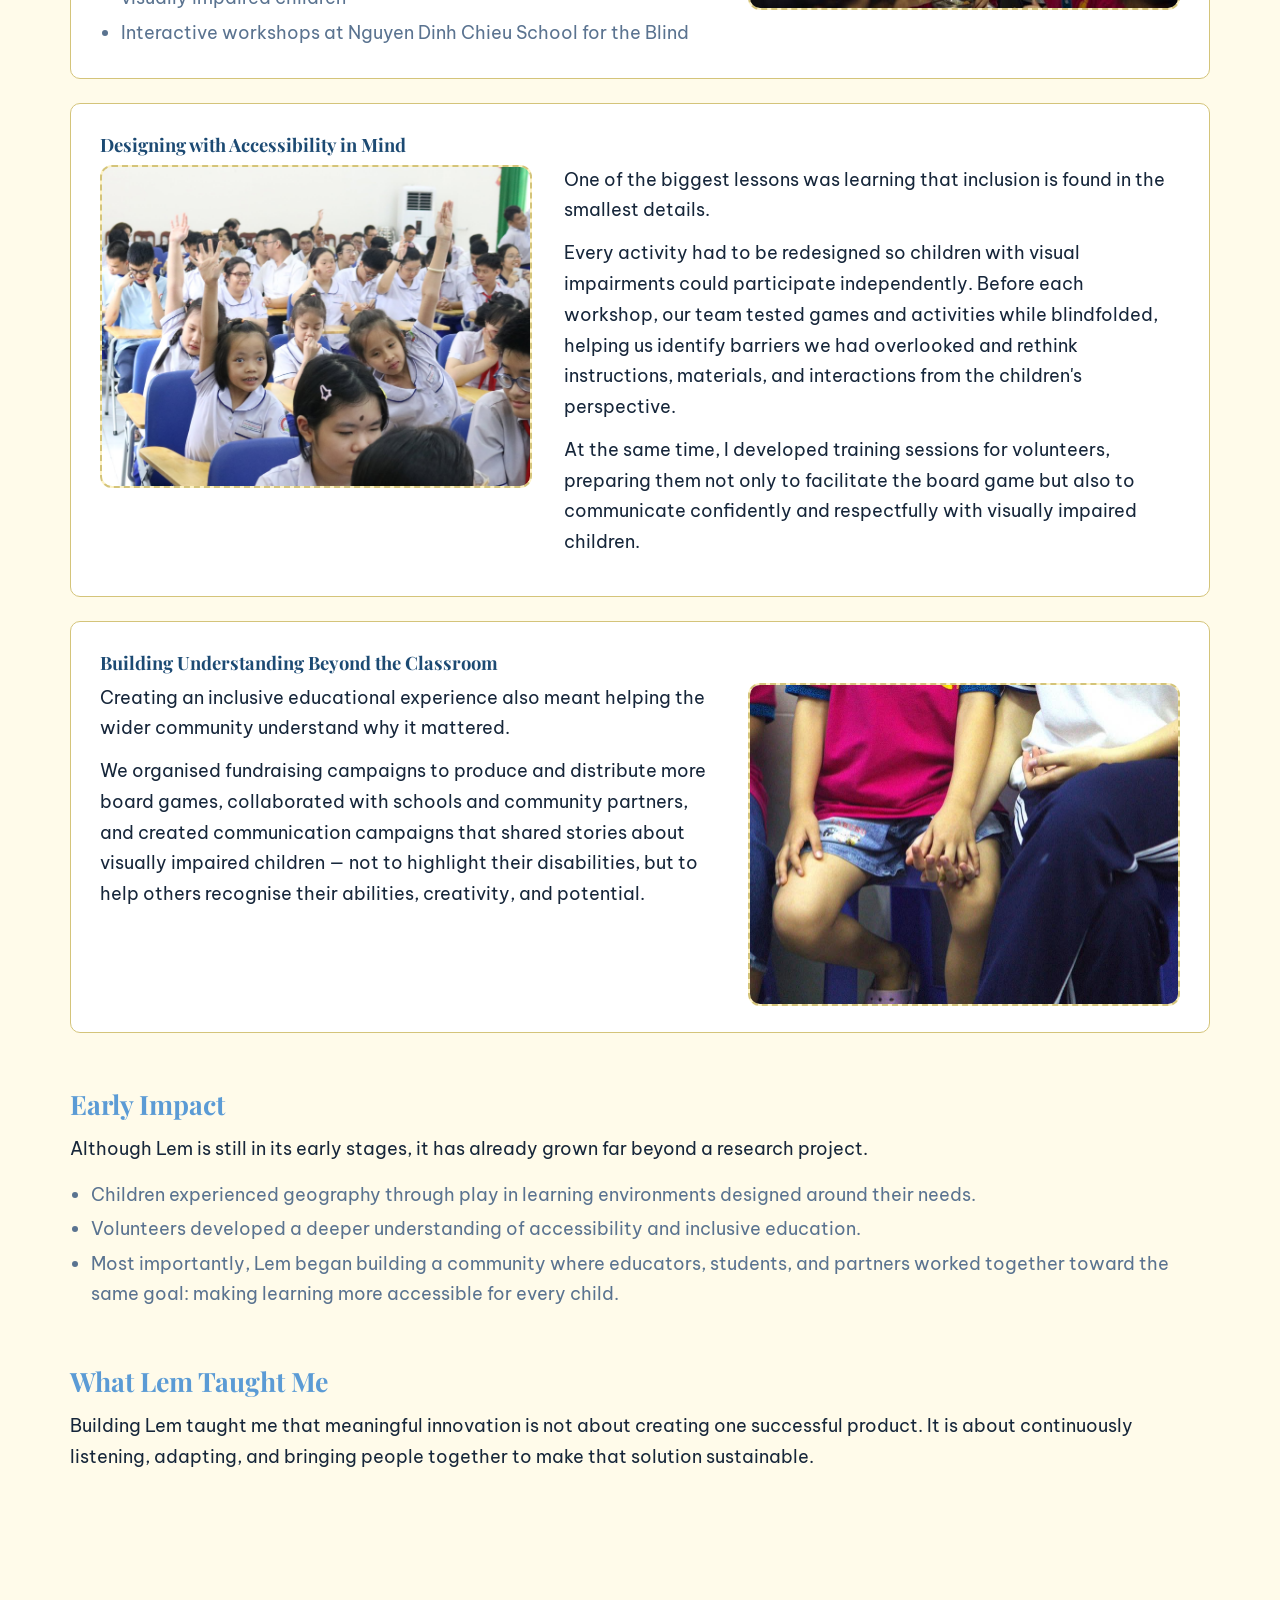
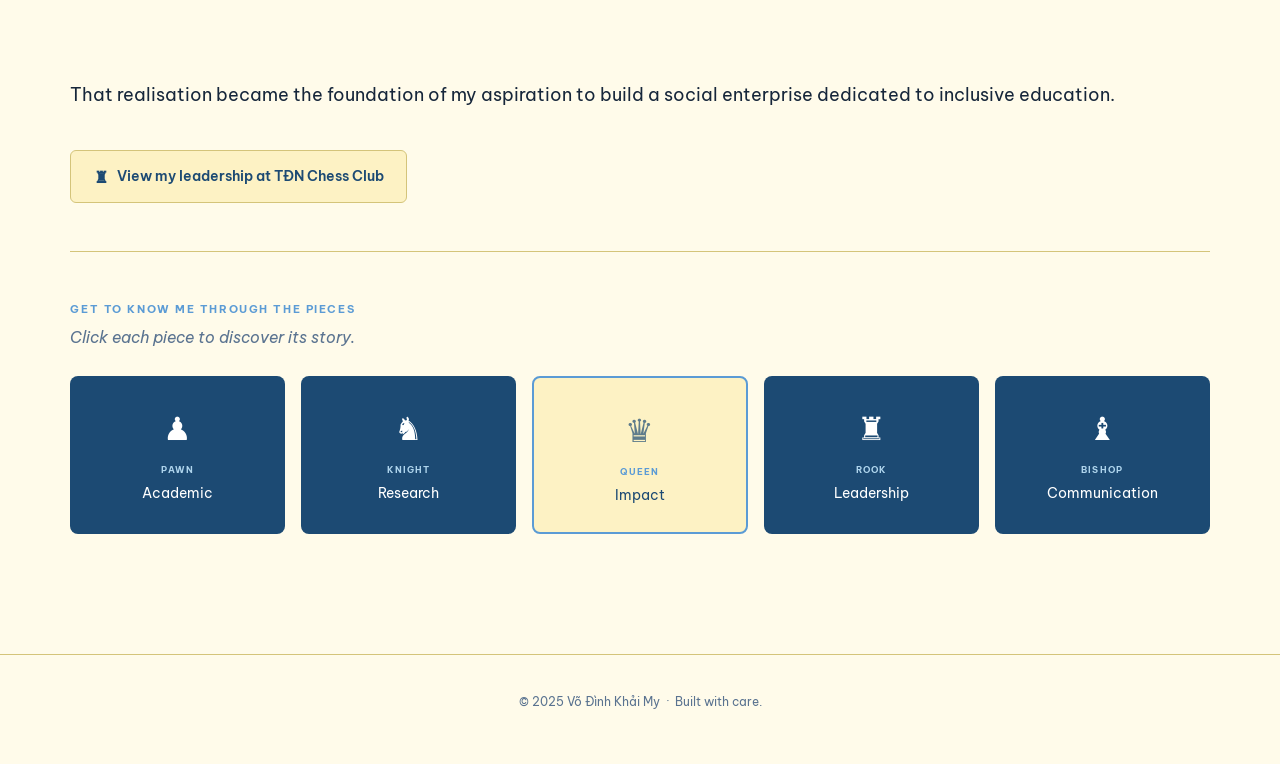
<file: queen.html>
<!DOCTYPE html>
<html lang="en">
<head>
  <meta charset="UTF-8">
  <meta name="viewport" content="width=device-width, initial-scale=1.0">
  <title>My Vo — Queen · Impact</title>
  <link rel="preconnect" href="https://fonts.googleapis.com">
  <link href="https://fonts.googleapis.com/css2?family=Be+Vietnam+Pro:ital,wght@0,300;0,400;0,500;0,600;0,700;0,800;1,300;1,400;1,500;1,600&family=Playfair+Display:ital,wght@0,400;0,600;0,700;1,400;1,600&display=swap" rel="stylesheet">
  <link rel="stylesheet" href="style.css?v=2">
</head>
<body>

<nav>
  <div class="nav-inner">
    <a class="nav-brand" href="index.html">My Vo</a>
    <div class="hamburger" onclick="toggleNav()" aria-label="Menu">
      <span></span><span></span><span></span>
    </div>
    <ul class="nav-links" id="navLinks">
      <li><a href="index.html"                     >About Me</a></li>
      <li><a href="projects.html"                  >My Resume</a></li>
      <li class="nav-dropdown">
        <a href="journey.html" class="active">My Journey</a>
        <ul class="dropdown-menu">
          <li><a href="pawn.html">♟ Pawn · Academic</a></li>
          <li><a href="knight.html">♞ Knight · Research</a></li>
          <li><a href="queen.html">♛ Queen · Impact</a></li>
          <li><a href="rook.html">♜ Rook · Leadership</a></li>
          <li><a href="bishop.html">♝ Bishop · Communication</a></li>
        </ul>
      </li>
      <li><a href="aspiration.html"                >My Aspiration</a></li>
    </ul>
  </div>
</nav>

<div class="page queen-page">

  <a href="journey.html" class="back-link" style="margin-bottom: 0;">← My Journey</a>

  <!-- HERO -->
  <div style="text-align:center;">
    <div style="display:inline-flex; align-items:center; gap:.75rem; margin-bottom: 0;">
      <div class="piece-icon-wrap" style="font-size:3rem;">♛</div>
      <span class="label piece-hero-title" style="margin-top:0;">Queen · Impact</span>
    </div>
    <div>
      <img src="images/queen.png" alt="queen placeholder" style="width:320px; height:auto; display:block; margin: 0 auto .75rem;">
      <p class="piece-intro-text" style="text-align:center; padding-bottom:1.25rem; border-bottom:1px solid var(--border);">
        Like a queen reaching every corner of the board, I expanded my research project
        into an initiative that brings inclusive learning experiences to visually impaired children.
      </p>
    </div>
  </div>

  <!-- LEM PROJECT OVERVIEW -->
  <div class="story-block fly-in">
    <span class="label">Lem Project</span>
    <blockquote>
      <p>Turning an award-winning research project into the first step of a long-term initiative.</p>
    </blockquote>
  </div>

  <!-- WHY I STARTED LEM -->
  <div class="story-block fly-in-right">
    <div class="story-img-row">
      <div class="story-img-side">
        <img src="images/LemLogo.jpg" alt="Lem Logo">
      </div>
      <div class="story-img-text">
        <span class="label">Why I Started Lem</span>
        <p>My research project showed that an inclusive board game could make geographical learning
        more accessible for visually impaired children. However, I soon realised that a single game
        alone could not create lasting change.</p>
        <p>Instead of letting the project end after the competition, I founded Lem to bring the board
        game into real learning environments and begin building a community around inclusive education.</p>
      </div>
    </div>
  </div>

  <!-- BUILDING LEM -->
  <div class="story-block">
    <span class="label">Building Lem</span>

    <div class="event-block fly-in">
      <h4>Turning Research into Real Learning</h4>
      <div class="story-img-row">
        <div class="story-img-text">
          <p>Rather than simply donating the game, we partnered with schools and learning centres to
          organise interactive learning sessions where children explored geography through tactile
          gameplay and audio storytelling. Every workshop became an opportunity to observe how children
          learned, gather feedback, and continue refining both the game and the activities around it.</p>

          <p style="font-weight:600; color:var(--green-dark); font-size:.85rem; margin:1rem 0 .5rem;">Highlights</p>
          <ul class="bullets">
            <li>50-member volunteer team</li>
            <li>Board games introduced to 10 schools and learning centres for visually impaired children</li>
            <li>Interactive workshops at Nguyen Dinh Chieu School for the Blind</li>
          </ul>
        </div>
        <div class="story-img-side">
          <img src="images/lem-accessibility.jpg" alt="Interactive learning session">
        </div>
      </div>
    </div>

    <div class="event-block fly-in-right">
      <h4>Designing with Accessibility in Mind</h4>
      <div class="story-img-row">
        <div class="story-img-side">
          <img src="images/lem-real-learning.jpg" alt="Blindfold testing with volunteers">
        </div>
        <div class="story-img-text">
          <p>One of the biggest lessons was learning that inclusion is found in the smallest details.</p>
          <p>Every activity had to be redesigned so children with visual impairments could participate
          independently. Before each workshop, our team tested games and activities while blindfolded,
          helping us identify barriers we had overlooked and rethink instructions, materials, and
          interactions from the children's perspective.</p>
          <p>At the same time, I developed training sessions for volunteers, preparing them not only
          to facilitate the board game but also to communicate confidently and respectfully with
          visually impaired children.</p>
        </div>
      </div>
    </div>

    <div class="event-block fly-in">
      <h4>Building Understanding Beyond the Classroom</h4>
      <div class="story-img-row">
        <div class="story-img-text">
          <p>Creating an inclusive educational experience also meant helping the wider community
          understand why it mattered.</p>
          <p>We organised fundraising campaigns to produce and distribute more board games,
          collaborated with schools and community partners, and created communication campaigns that
          shared stories about visually impaired children — not to highlight their disabilities, but
          to help others recognise their abilities, creativity, and potential.</p>
        </div>
        <div class="story-img-side">
          <img src="images/lem-community.jpg" alt="Community campaign">
        </div>
      </div>
    </div>
  </div>

  <!-- EARLY IMPACT -->
  <div class="story-block">
    <span class="label">Early Impact</span>
    <p>Although Lem is still in its early stages, it has already grown far beyond a research project.</p>
    <ul class="bullets">
      <li>Children experienced geography through play in learning environments designed around their needs.</li>
      <li>Volunteers developed a deeper understanding of accessibility and inclusive education.</li>
      <li>Most importantly, Lem began building a community where educators, students, and partners
      worked together toward the same goal: making learning more accessible for every child.</li>
    </ul>
  </div>

  <!-- REFLECTION -->
  <div class="story-block">
    <span class="label">What Lem Taught Me</span>
    <p>Building Lem taught me that meaningful innovation is not about creating one successful product.
    It is about continuously listening, adapting, and bringing people together to make that solution sustainable.</p>

    <blockquote class="fly-in">
      <p>More importantly, I realised that accessibility cannot be designed for a community without
      first learning from that community. Every workshop, every volunteer training session, and every
      blindfold test reminded me that empathy is not simply understanding someone's challenges; it is
      redesigning experiences so everyone can participate equally.</p>
    </blockquote>

    <p>That realisation became the foundation of my aspiration to build a social enterprise dedicated
    to inclusive education.</p>

    <a href="rook.html" class="research-link">
      <span class="rook-icon">♜</span>
      View my leadership at TĐN Chess Club
    </a>
  </div>

  <!-- PIECES NAV -->
  <div class="pieces-nav">
    <span class="label">Get to Know Me Through the Pieces</span>
    <p class="pieces-hint">Click each piece to discover its story.</p>
    <div class="pieces-grid">
      <a href="pawn.html" class="piece-card">
        <span class="piece-symbol">♟</span>
        <span class="piece-name">Pawn</span>
        <span class="piece-trait">Academic</span>
      </a>
      <a href="knight.html" class="piece-card">
        <span class="piece-symbol">♞</span>
        <span class="piece-name">Knight</span>
        <span class="piece-trait">Research</span>
      </a>
      <a href="queen.html" class="piece-card active">
        <span class="piece-symbol">♛</span>
        <span class="piece-name">Queen</span>
        <span class="piece-trait">Impact</span>
      </a>
      <a href="rook.html" class="piece-card">
        <span class="piece-symbol">♜</span>
        <span class="piece-name">Rook</span>
        <span class="piece-trait">Leadership</span>
      </a>
      <a href="bishop.html" class="piece-card">
        <span class="piece-symbol">♝</span>
        <span class="piece-name">Bishop</span>
        <span class="piece-trait">Communication</span>
      </a>
    </div>
  </div>

</div>

<footer>
  <p>© 2025 Võ Đình Khải My &nbsp;·&nbsp; Built with care.</p>
</footer>

<script>
  function toggleNav() { document.getElementById('navLinks').classList.toggle('open'); }

  const observer = new IntersectionObserver((entries) => {
    entries.forEach(entry => {
      if (entry.isIntersecting) {
        const delay = entry.target.dataset.delay || 0;
        setTimeout(() => entry.target.classList.add('visible'), delay);
        observer.unobserve(entry.target);
      }
    });
  }, { threshold: 0 });

  const flyEls = document.querySelectorAll('.fly-in, .fly-in-right, .fly-in-up');
  if ('IntersectionObserver' in window) {
    flyEls.forEach((el, i) => { el.dataset.delay = i * 120; observer.observe(el); });
    setTimeout(() => flyEls.forEach(el => el.classList.add('visible')), 3000);
  } else {
    flyEls.forEach(el => el.classList.add('visible'));
  }
</script>
</body>
</html>
</file>
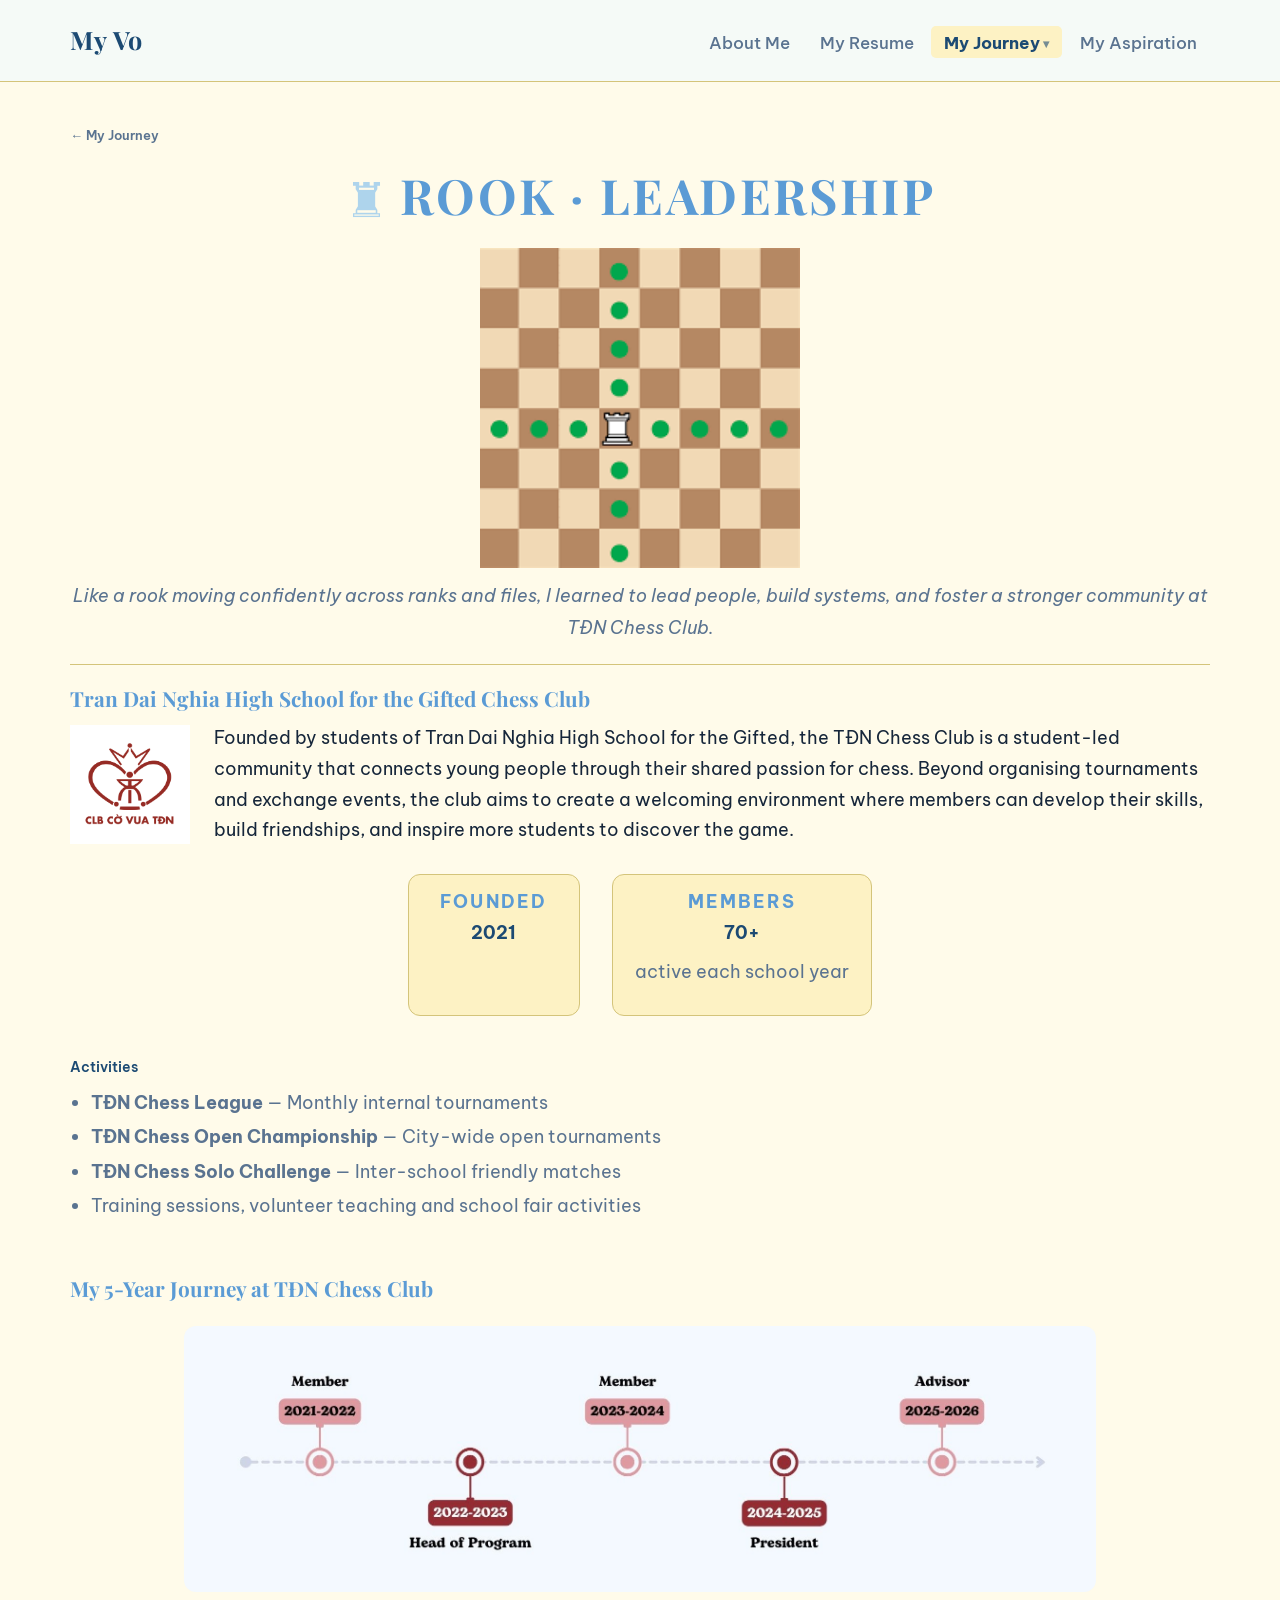
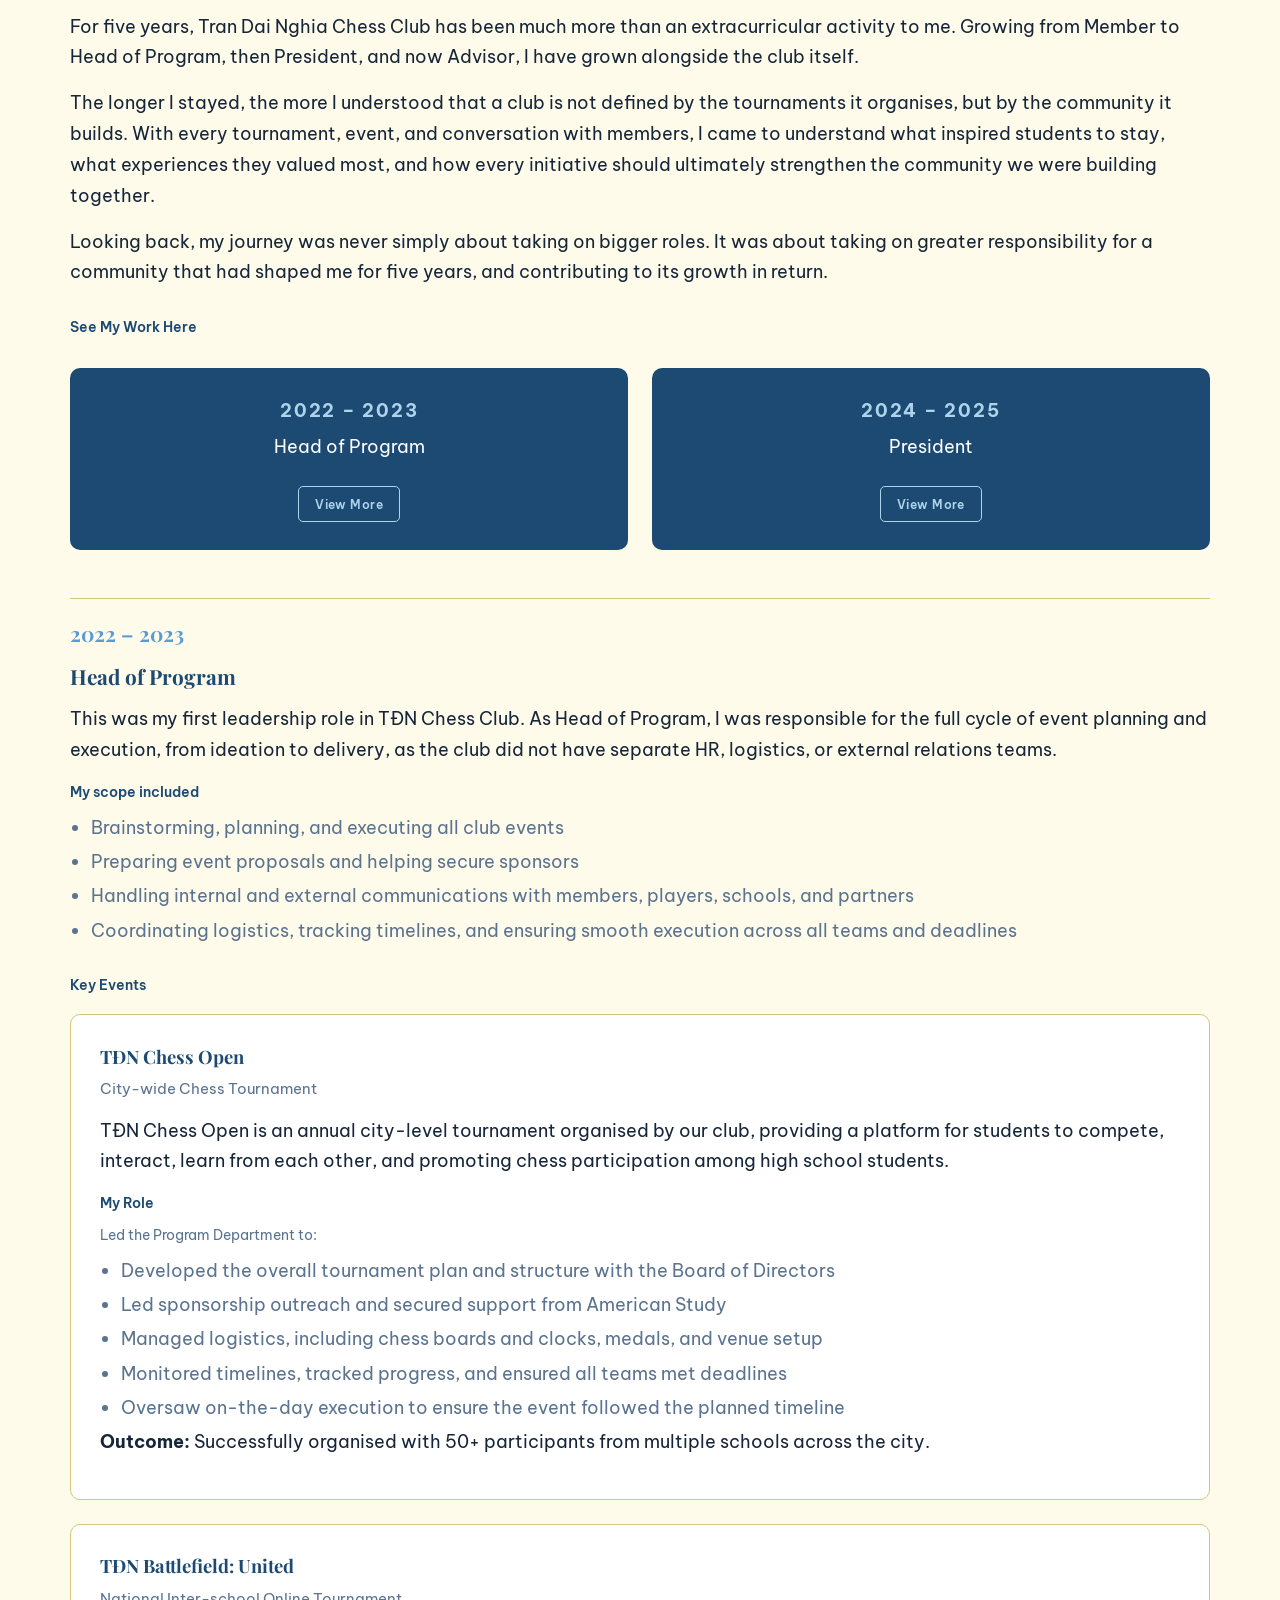
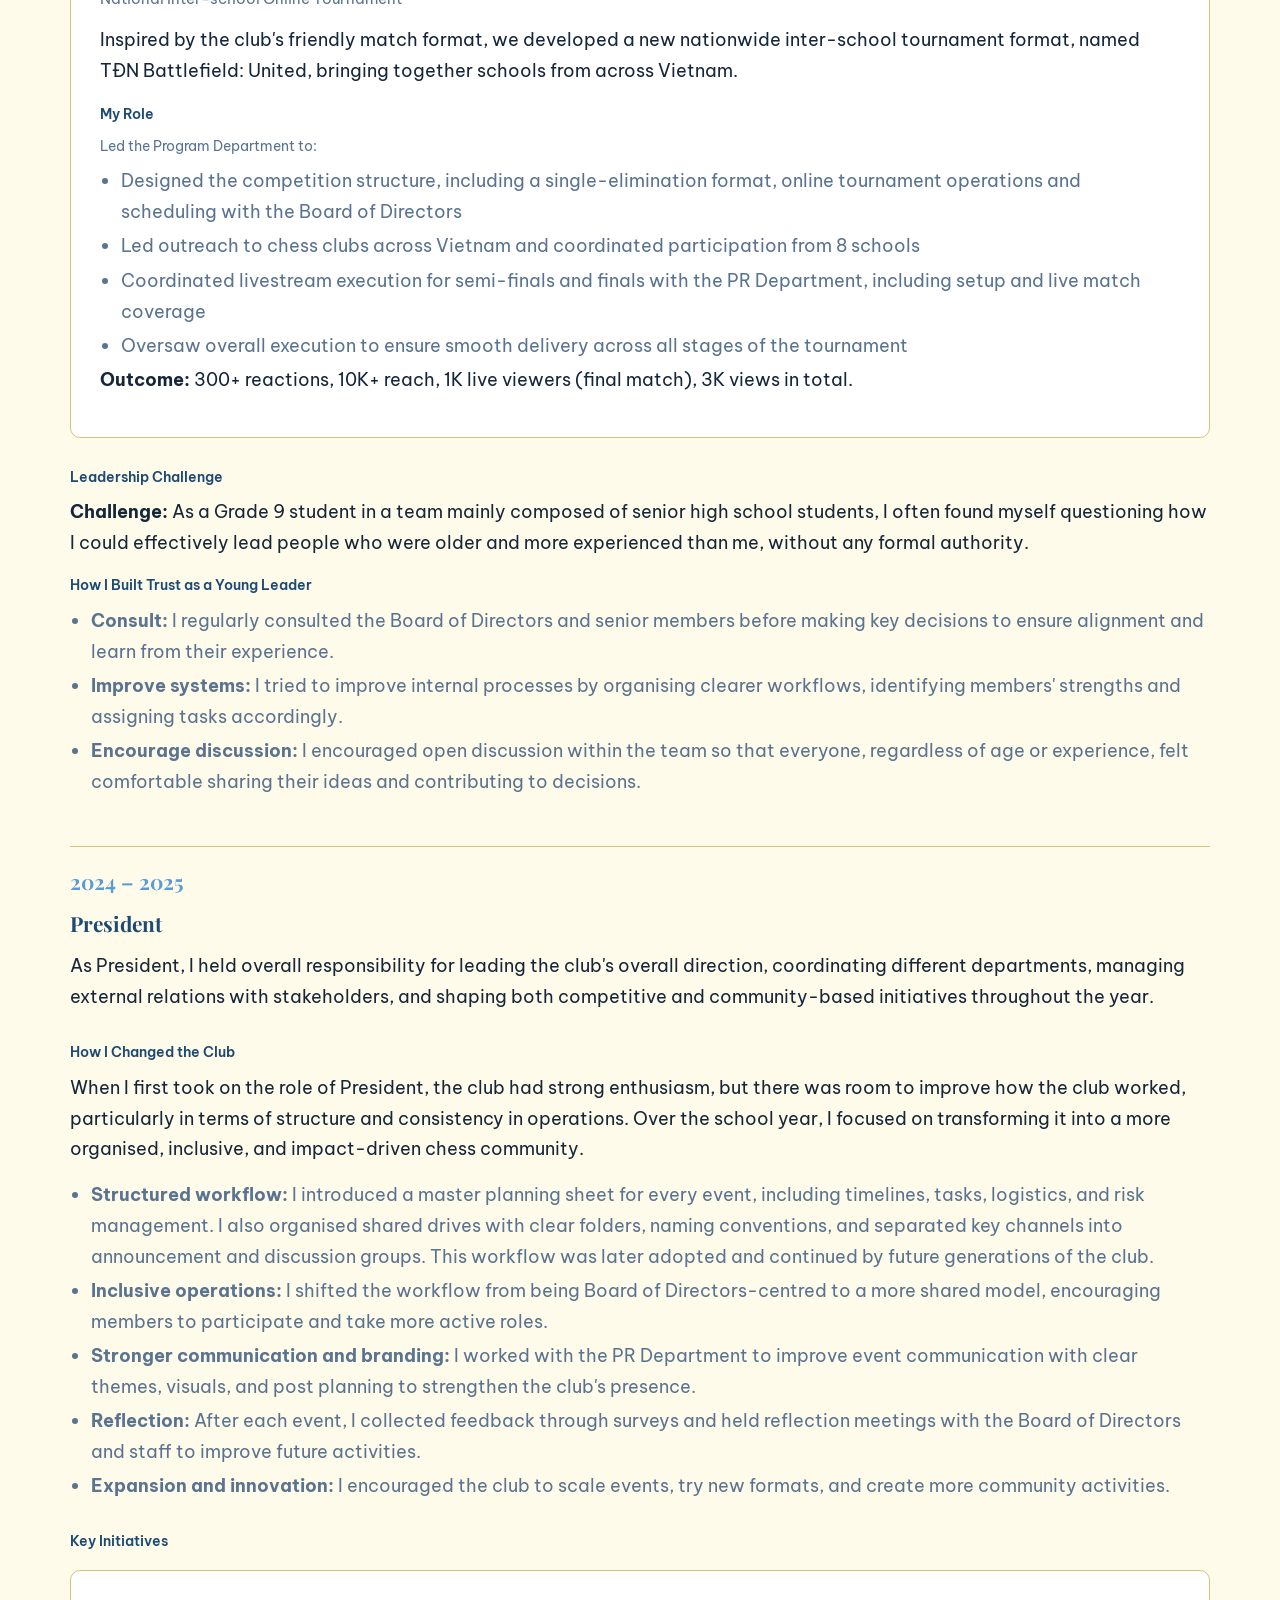
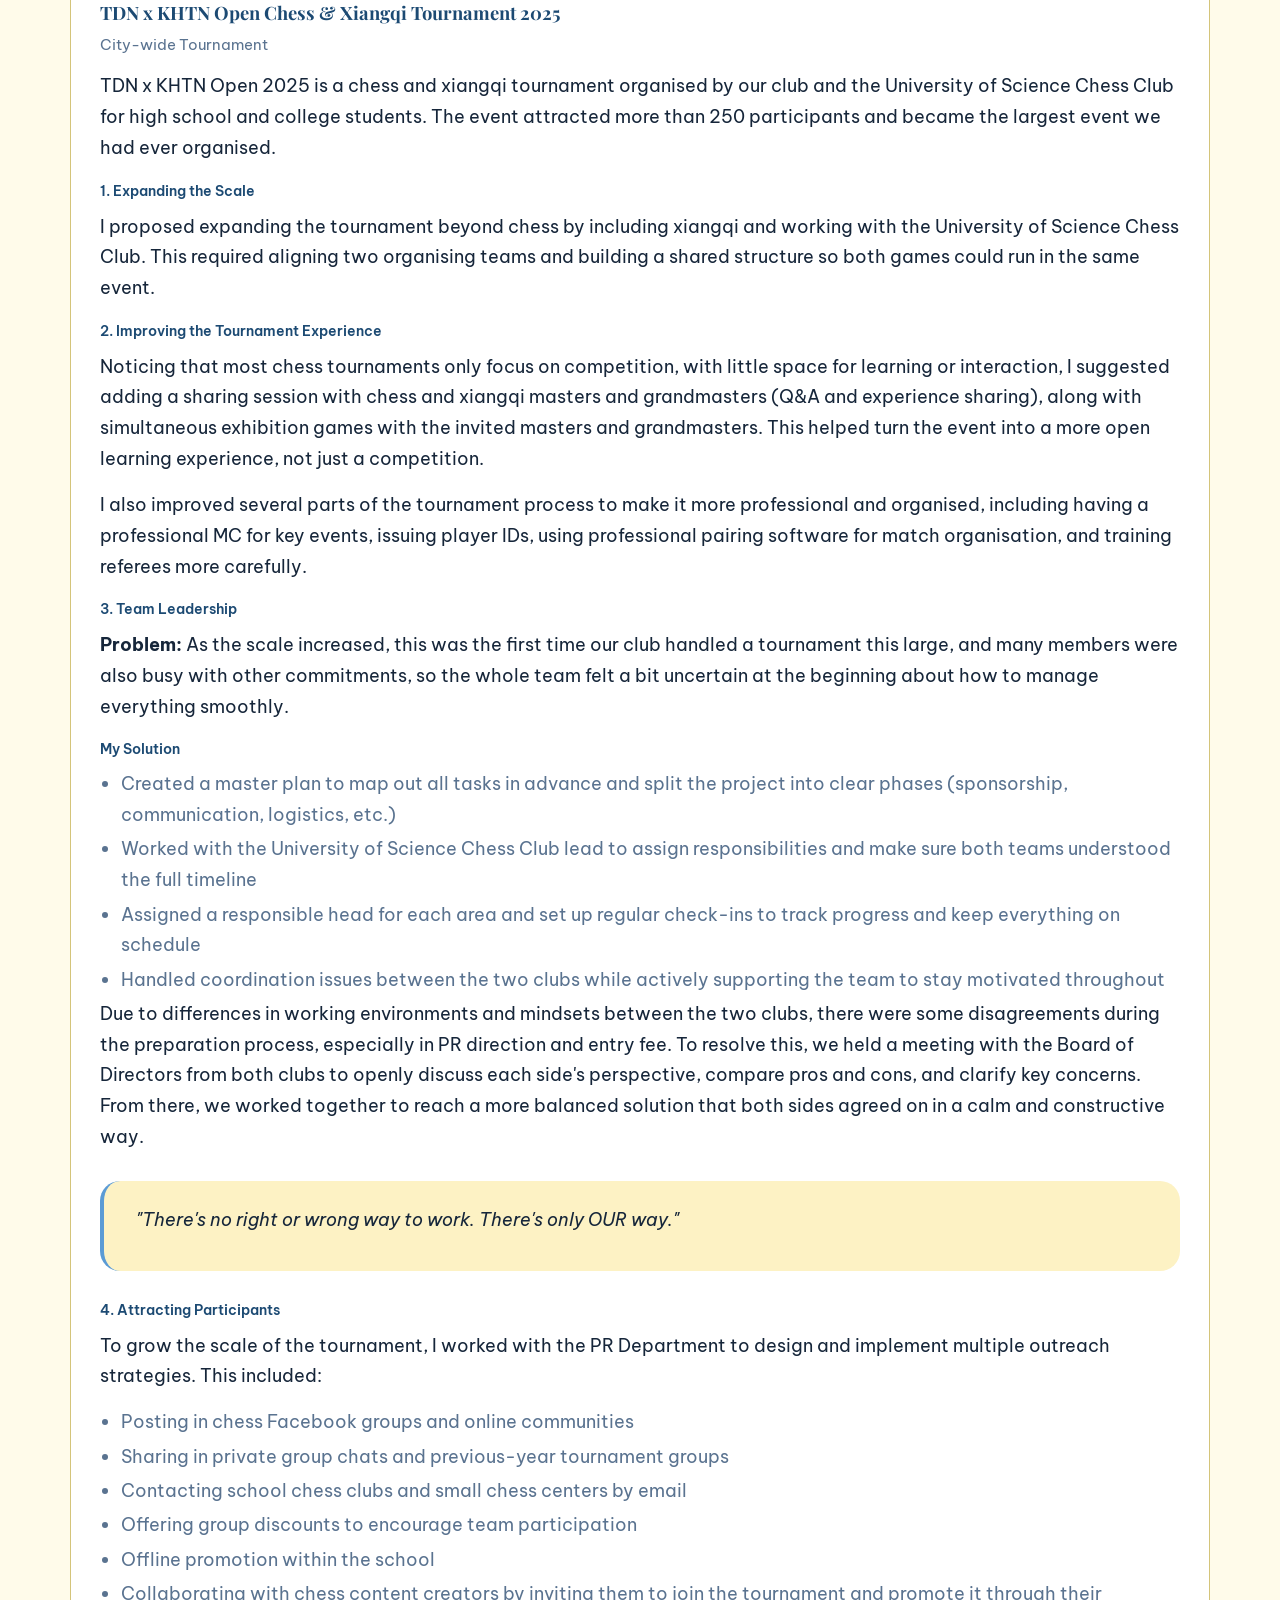
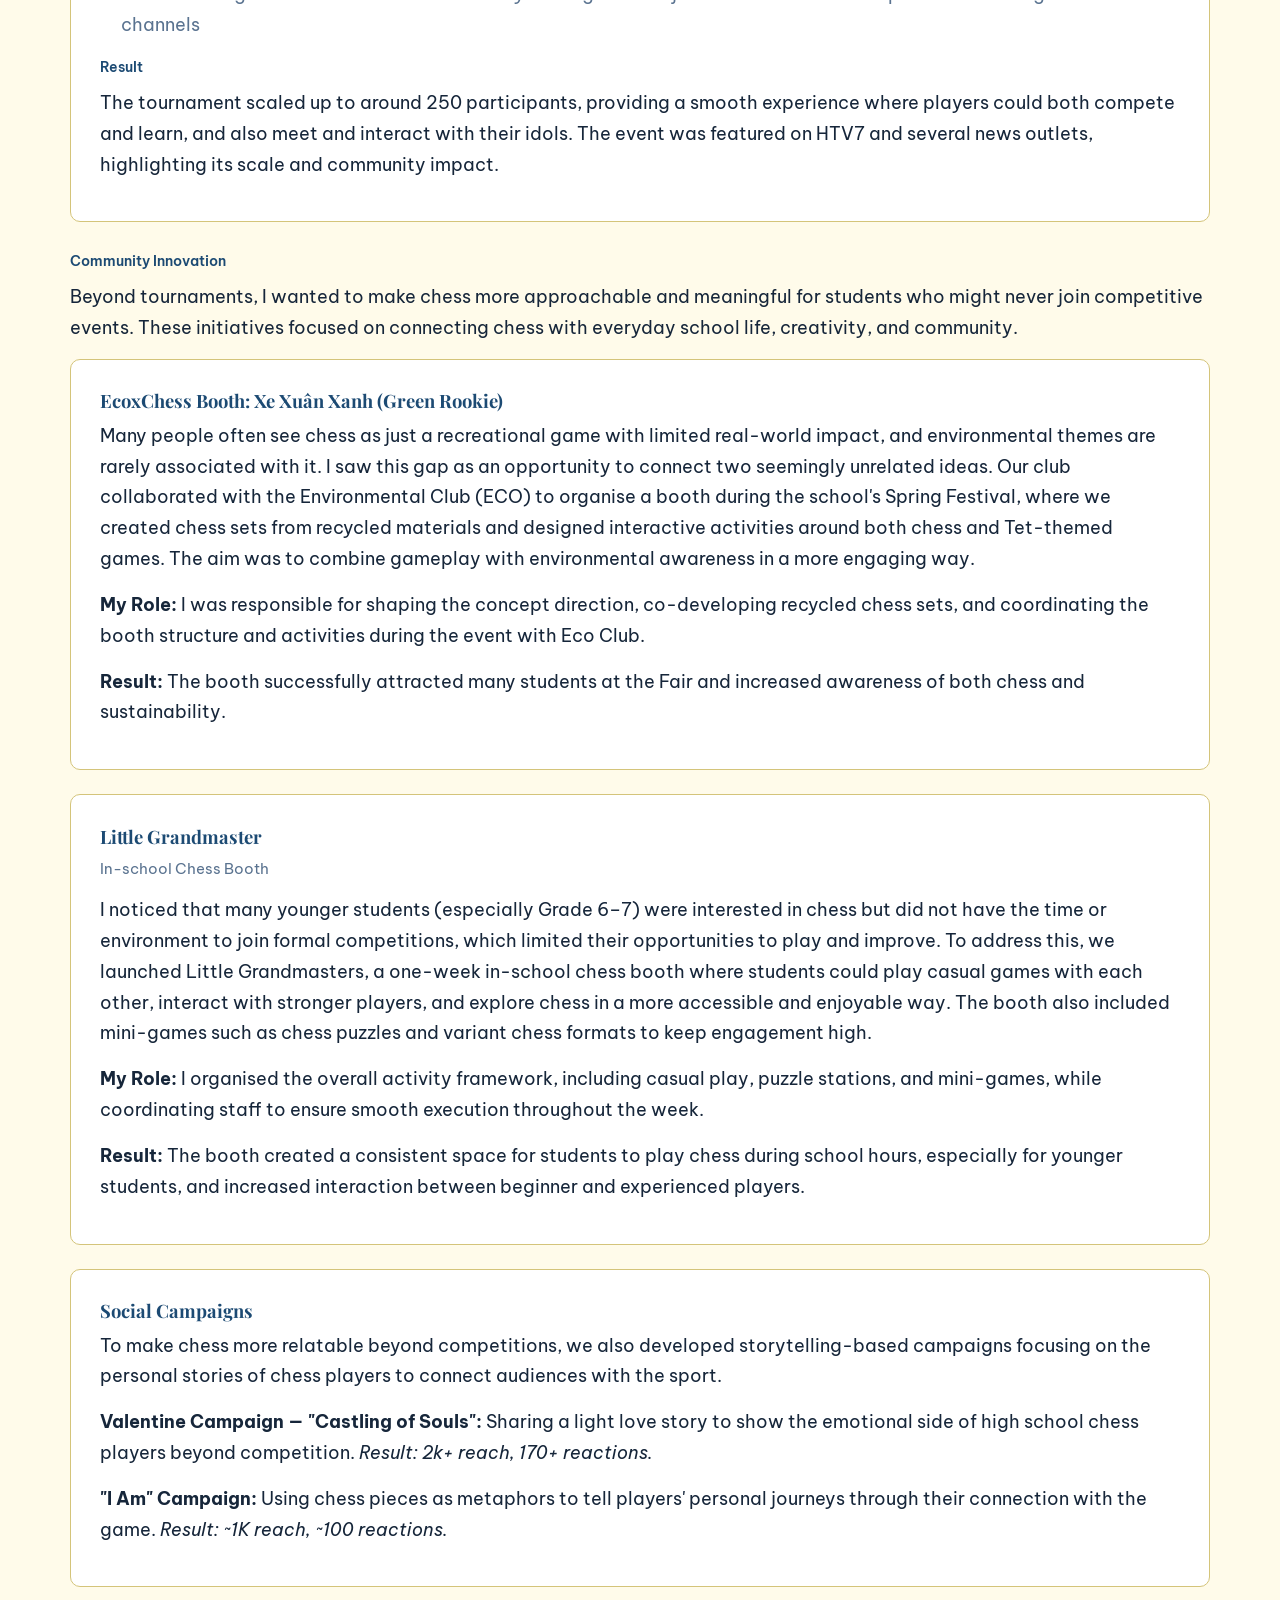
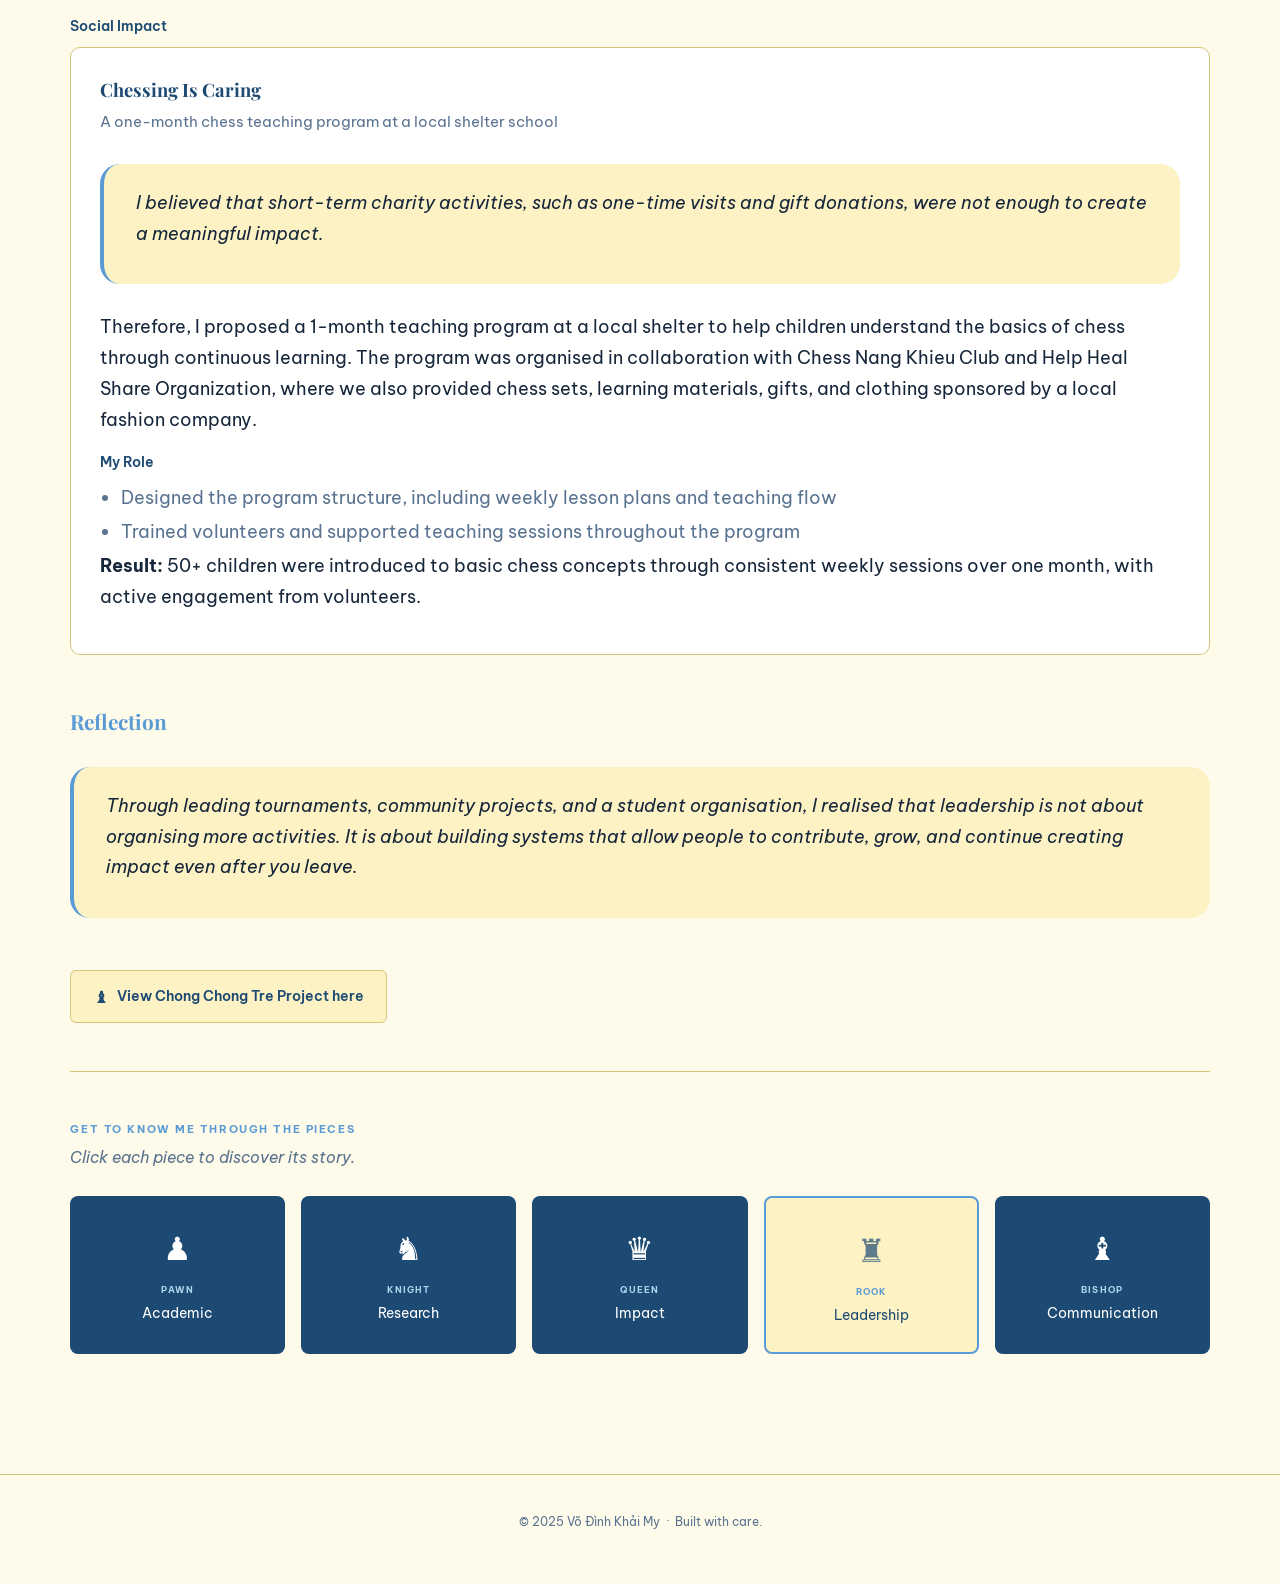
<file: rook2.html>
<!DOCTYPE html>
<html lang="en">
<head>
  <meta charset="UTF-8">
  <meta name="viewport" content="width=device-width, initial-scale=1.0">
  <title>My Vo — Rook · Leadership</title>
  <link rel="preconnect" href="https://fonts.googleapis.com">
  <link href="https://fonts.googleapis.com/css2?family=Be+Vietnam+Pro:ital,wght@0,300;0,400;0,500;0,600;0,700;0,800;1,300;1,400;1,500;1,600&family=Playfair+Display:ital,wght@0,400;0,600;0,700;1,400;1,600&display=swap" rel="stylesheet">
  <link rel="stylesheet" href="style.css?v=2">
</head>
<body>

<nav>
  <div class="nav-inner">
    <a class="nav-brand" href="index.html">My Vo</a>
    <div class="hamburger" onclick="toggleNav()" aria-label="Menu">
      <span></span><span></span><span></span>
    </div>
    <ul class="nav-links" id="navLinks">
      <li><a href="index.html"                     >About Me</a></li>
      <li><a href="projects.html"                  >My Resume</a></li>
      <li class="nav-dropdown">
        <a href="journey.html" class="active">My Journey</a>
        <ul class="dropdown-menu">
          <li><a href="pawn.html">♟ Pawn · Academic</a></li>
          <li><a href="knight.html">♞ Knight · Research</a></li>
          <li><a href="queen.html">♛ Queen · Impact</a></li>
          <li><a href="rook.html">♜ Rook · Leadership</a></li>
          <li><a href="bishop.html">♝ Bishop · Communication</a></li>
        </ul>
      </li>
      <li><a href="aspiration.html"                >My Aspiration</a></li>
    </ul>
  </div>
</nav>

<div class="page rook-page">

  <a href="journey.html" class="back-link" style="margin-bottom: 0;">← My Journey</a>

  <!-- HERO -->
  <div style="text-align:center;">
    <div style="display:inline-flex; align-items:center; gap:.75rem; margin-bottom: 0;">
      <div class="piece-icon-wrap" style="font-size:3rem;">♜</div>
      <span class="label piece-hero-title" style="margin-top:0;">Rook · Leadership</span>
    </div>
    <div>
      <img src="images/rook placeholder.png" alt="rook placeholder" style="width:320px; height:auto; display:block; margin: 0 auto .75rem;">
      <p class="piece-intro-text" style="text-align:center; padding-bottom:1.25rem; border-bottom:1px solid var(--border);">
        Like a rook moving confidently across ranks and files, I learned to lead
        people, build systems, and foster a stronger community at TĐN Chess Club.
      </p>
    </div>
  </div>

  <!-- CLUB OVERVIEW -->
  <div class="story-block">
    <span class="label">Tran Dai Nghia High School for the Gifted Chess Club</span>
    <div style="display:flex; gap:1.5rem; align-items:center;">
      <img src="images/chess club logo.png" alt="TDN Chess Club logo" style="flex:0 0 120px; width:120px; height:auto; display:block;">
      <p style="margin:0;">Founded by students of Tran Dai Nghia High School for the Gifted, the TĐN
      Chess Club is a student-led community that connects young people through their
      shared passion for chess. Beyond organising tournaments and exchange events, the
      club aims to create a welcoming environment where members can develop their
      skills, build friendships, and inspire more students to discover the game.</p>
    </div>

    <div class="stats-row">
      <div class="stat-box">
        <p class="stat-label">Founded</p>
        <p class="stat-value">2021</p>
      </div>
      <div class="stat-box">
        <p class="stat-label">Members</p>
        <p class="stat-value">70+</p>
        <p class="stat-denom">active each school year</p>
      </div>
    </div>

    <p style="font-weight:600; color:var(--green-dark); font-size:.85rem; margin-bottom:.5rem;">Activities</p>
    <ul class="bullets">
      <li><strong>TĐN Chess League</strong> — Monthly internal tournaments</li>
      <li><strong>TĐN Chess Open Championship</strong> — City-wide open tournaments</li>
      <li><strong>TĐN Chess Solo Challenge</strong> — Inter-school friendly matches</li>
      <li>Training sessions, volunteer teaching and school fair activities</li>
    </ul>
  </div>

  <!-- 5-YEAR JOURNEY -->
  <div class="story-block">
    <span class="label">My 5-Year Journey at TĐN Chess Club</span>
    <div style="margin:1.25rem 0; border-radius:12px; overflow:hidden;">
      <img src="images/rookJourney.jpg" alt="TĐN Chess Club 5-year journey" style="width:80%; display:block; margin:0 auto; border-radius:12px;">
    </div>
    <p>For five years, Tran Dai Nghia Chess Club has been much more than an
    extracurricular activity to me. Growing from Member to Head of Program, then
    President, and now Advisor, I have grown alongside the club itself.</p>
    <p>The longer I stayed, the more I understood that a club is not defined by the
    tournaments it organises, but by the community it builds. With every tournament,
    event, and conversation with members, I came to understand what inspired students
    to stay, what experiences they valued most, and how every initiative should
    ultimately strengthen the community we were building together.</p>
    <p>Looking back, my journey was never simply about taking on bigger roles. It was
    about taking on greater responsibility for a community that had shaped me for five
    years, and contributing to its growth in return.</p>

    <p style="font-weight:600; color:var(--green-dark); font-size:.85rem; margin:1.75rem 0 .5rem;">See My Work Here</p>
    <div class="timeline-row">
      <div class="timeline-card">
        <p class="timeline-period">2022 – 2023</p>
        <p class="timeline-role">Head of Program</p>
        <a href="#head-of-program" class="timeline-link">View More</a>
      </div>
      <div class="timeline-card">
        <p class="timeline-period">2024 – 2025</p>
        <p class="timeline-role">President</p>
        <a href="#president" class="timeline-link">View More</a>
      </div>
    </div>
  </div>

  <!-- ERA 1: HEAD OF PROGRAM -->
  <div class="story-block era-heading" id="head-of-program">
    <span class="label">2022 – 2023</span>
    <h3>Head of Program</h3>
    <p>This was my first leadership role in TĐN Chess Club. As Head of Program, I was
    responsible for the full cycle of event planning and execution, from ideation to
    delivery, as the club did not have separate HR, logistics, or external relations
    teams.</p>
    <p style="font-weight:600; color:var(--green-dark); font-size:.85rem; margin-bottom:.5rem;">My scope included</p>
    <ul class="bullets">
      <li>Brainstorming, planning, and executing all club events</li>
      <li>Preparing event proposals and helping secure sponsors</li>
      <li>Handling internal and external communications with members, players, schools, and partners</li>
      <li>Coordinating logistics, tracking timelines, and ensuring smooth execution across all teams and deadlines</li>
    </ul>

    <p style="font-weight:600; color:var(--green-dark); font-size:.85rem; margin:1.75rem 0 1rem;">Key Events</p>

    <div class="event-block">
      <h4>TĐN Chess Open</h4>
      <p class="event-sub">City-wide Chess Tournament</p>
      <p>TĐN Chess Open is an annual city-level tournament organised by our club,
      providing a platform for students to compete, interact, learn from each other,
      and promoting chess participation among high school students.</p>
      <p style="font-weight:600; color:var(--green-dark); font-size:.85rem; margin-bottom:.5rem;">My Role</p>
      <p style="font-size:.85rem; color:var(--muted); margin-bottom:.5rem;">Led the Program Department to:</p>
      <ul class="bullets">
        <li>Developed the overall tournament plan and structure with the Board of Directors</li>
        <li>Led sponsorship outreach and secured support from American Study</li>
        <li>Managed logistics, including chess boards and clocks, medals, and venue setup</li>
        <li>Monitored timelines, tracked progress, and ensured all teams met deadlines</li>
        <li>Oversaw on-the-day execution to ensure the event followed the planned timeline</li>
      </ul>
      <p><strong>Outcome:</strong> Successfully organised with 50+ participants from multiple schools across the city.</p>
    </div>

    <div class="event-block">
      <h4>TĐN Battlefield: United</h4>
      <p class="event-sub">National Inter-school Online Tournament</p>
      <p>Inspired by the club's friendly match format, we developed a new nationwide
      inter-school tournament format, named TĐN Battlefield: United, bringing together
      schools from across Vietnam.</p>
      <p style="font-weight:600; color:var(--green-dark); font-size:.85rem; margin:1rem 0 .5rem;">My Role</p>
      <p style="font-size:.85rem; color:var(--muted); margin-bottom:.5rem;">Led the Program Department to:</p>
      <ul class="bullets">
        <li>Designed the competition structure, including a single-elimination format, online tournament operations and scheduling with the Board of Directors</li>
        <li>Led outreach to chess clubs across Vietnam and coordinated participation from 8 schools</li>
        <li>Coordinated livestream execution for semi-finals and finals with the PR Department, including setup and live match coverage</li>
        <li>Oversaw overall execution to ensure smooth delivery across all stages of the tournament</li>
      </ul>
      <p><strong>Outcome:</strong> 300+ reactions, 10K+ reach, 1K live viewers (final match), 3K views in total.</p>
    </div>

    <p style="font-weight:600; color:var(--green-dark); font-size:.85rem; margin:1.75rem 0 .5rem;">Leadership Challenge</p>
    <p><strong>Challenge:</strong> As a Grade 9 student in a team mainly composed of
    senior high school students, I often found myself questioning how I could
    effectively lead people who were older and more experienced than me, without any
    formal authority.</p>
    <p style="font-weight:600; color:var(--green-dark); font-size:.85rem; margin-bottom:.5rem;">How I Built Trust as a Young Leader</p>
    <ul class="bullets">
      <li><strong>Consult:</strong> I regularly consulted the Board of Directors and senior members before making key decisions to ensure alignment and learn from their experience.</li>
      <li><strong>Improve systems:</strong> I tried to improve internal processes by organising clearer workflows, identifying members' strengths and assigning tasks accordingly.</li>
      <li><strong>Encourage discussion:</strong> I encouraged open discussion within the team so that everyone, regardless of age or experience, felt comfortable sharing their ideas and contributing to decisions.</li>
    </ul>
  </div>

  <!-- ERA 2: PRESIDENT -->
  <div class="story-block era-heading" id="president">
    <span class="label">2024 – 2025</span>
    <h3>President</h3>
    <p>As President, I held overall responsibility for leading the club's overall
    direction, coordinating different departments, managing external relations with
    stakeholders, and shaping both competitive and community-based initiatives
    throughout the year.</p>

    <p style="font-weight:600; color:var(--green-dark); font-size:.85rem; margin:1.75rem 0 .5rem;">How I Changed the Club</p>
    <p>When I first took on the role of President, the club had strong enthusiasm,
    but there was room to improve how the club worked, particularly in terms of
    structure and consistency in operations. Over the school year, I focused on
    transforming it into a more organised, inclusive, and impact-driven chess
    community.</p>
    <ul class="bullets">
      <li><strong>Structured workflow:</strong> I introduced a master planning sheet for every event, including timelines, tasks, logistics, and risk management. I also organised shared drives with clear folders, naming conventions, and separated key channels into announcement and discussion groups. This workflow was later adopted and continued by future generations of the club.</li>
      <li><strong>Inclusive operations:</strong> I shifted the workflow from being Board of Directors-centred to a more shared model, encouraging members to participate and take more active roles.</li>
      <li><strong>Stronger communication and branding:</strong> I worked with the PR Department to improve event communication with clear themes, visuals, and post planning to strengthen the club's presence.</li>
      <li><strong>Reflection:</strong> After each event, I collected feedback through surveys and held reflection meetings with the Board of Directors and staff to improve future activities.</li>
      <li><strong>Expansion and innovation:</strong> I encouraged the club to scale events, try new formats, and create more community activities.</li>
    </ul>

    <p style="font-weight:600; color:var(--green-dark); font-size:.85rem; margin:1.75rem 0 1rem;">Key Initiatives</p>

    <div class="event-block">
      <h4>TDN x KHTN Open Chess &amp; Xiangqi Tournament 2025</h4>
      <p class="event-sub">City-wide Tournament</p>
      <p>TDN x KHTN Open 2025 is a chess and xiangqi tournament organised by our club
      and the University of Science Chess Club for high school and college students.
      The event attracted more than 250 participants and became the largest event we
      had ever organised.</p>

      <p style="font-weight:600; color:var(--green-dark); font-size:.85rem; margin:1rem 0 .5rem;">1. Expanding the Scale</p>
      <p>I proposed expanding the tournament beyond chess by including xiangqi and
      working with the University of Science Chess Club. This required aligning two
      organising teams and building a shared structure so both games could run in the
      same event.</p>

      <p style="font-weight:600; color:var(--green-dark); font-size:.85rem; margin:1rem 0 .5rem;">2. Improving the Tournament Experience</p>
      <p>Noticing that most chess tournaments only focus on competition, with little
      space for learning or interaction, I suggested adding a sharing session with
      chess and xiangqi masters and grandmasters (Q&amp;A and experience sharing), along
      with simultaneous exhibition games with the invited masters and grandmasters.
      This helped turn the event into a more open learning experience, not just a
      competition.</p>
      <p>I also improved several parts of the tournament process to make it more
      professional and organised, including having a professional MC for key events,
      issuing player IDs, using professional pairing software for match organisation,
      and training referees more carefully.</p>

      <p style="font-weight:600; color:var(--green-dark); font-size:.85rem; margin:1rem 0 .5rem;">3. Team Leadership</p>
      <p><strong>Problem:</strong> As the scale increased, this was the first time our
      club handled a tournament this large, and many members were also busy with
      other commitments, so the whole team felt a bit uncertain at the beginning about
      how to manage everything smoothly.</p>
      <p style="font-weight:600; color:var(--green-dark); font-size:.85rem; margin-bottom:.5rem;">My Solution</p>
      <ul class="bullets">
        <li>Created a master plan to map out all tasks in advance and split the project into clear phases (sponsorship, communication, logistics, etc.)</li>
        <li>Worked with the University of Science Chess Club lead to assign responsibilities and make sure both teams understood the full timeline</li>
        <li>Assigned a responsible head for each area and set up regular check-ins to track progress and keep everything on schedule</li>
        <li>Handled coordination issues between the two clubs while actively supporting the team to stay motivated throughout</li>
      </ul>
      <p>Due to differences in working environments and mindsets between the two
      clubs, there were some disagreements during the preparation process, especially
      in PR direction and entry fee. To resolve this, we held a meeting with the Board
      of Directors from both clubs to openly discuss each side's perspective, compare
      pros and cons, and clarify key concerns. From there, we worked together to reach
      a more balanced solution that both sides agreed on in a calm and constructive
      way.</p>
      <blockquote><p>"There's no right or wrong way to work. There's only OUR way."</p></blockquote>

      <p style="font-weight:600; color:var(--green-dark); font-size:.85rem; margin:1rem 0 .5rem;">4. Attracting Participants</p>
      <p>To grow the scale of the tournament, I worked with the PR Department to
      design and implement multiple outreach strategies. This included:</p>
      <ul class="bullets">
        <li>Posting in chess Facebook groups and online communities</li>
        <li>Sharing in private group chats and previous-year tournament groups</li>
        <li>Contacting school chess clubs and small chess centers by email</li>
        <li>Offering group discounts to encourage team participation</li>
        <li>Offline promotion within the school</li>
        <li>Collaborating with chess content creators by inviting them to join the tournament and promote it through their channels</li>
      </ul>

      <p style="font-weight:600; color:var(--green-dark); font-size:.85rem; margin:1rem 0 .5rem;">Result</p>
      <p>The tournament scaled up to around 250 participants, providing a smooth
      experience where players could both compete and learn, and also meet and
      interact with their idols. The event was featured on HTV7 and several news
      outlets, highlighting its scale and community impact.</p>
    </div>

    <p style="font-weight:600; color:var(--green-dark); font-size:.85rem; margin:1.75rem 0 .5rem;">Community Innovation</p>
    <p>Beyond tournaments, I wanted to make chess more approachable and meaningful for
    students who might never join competitive events. These initiatives focused on
    connecting chess with everyday school life, creativity, and community.</p>

    <div class="event-block">
      <h4>EcoxChess Booth: Xe Xuân Xanh (Green Rookie)</h4>
      <p>Many people often see chess as just a recreational game with limited
      real-world impact, and environmental themes are rarely associated with it. I saw
      this gap as an opportunity to connect two seemingly unrelated ideas. Our club
      collaborated with the Environmental Club (ECO) to organise a booth during the
      school's Spring Festival, where we created chess sets from recycled materials and
      designed interactive activities around both chess and Tet-themed games. The aim
      was to combine gameplay with environmental awareness in a more engaging way.</p>
      <p><strong>My Role:</strong> I was responsible for shaping the concept direction,
      co-developing recycled chess sets, and coordinating the booth structure and
      activities during the event with Eco Club.</p>
      <p><strong>Result:</strong> The booth successfully attracted many students at the
      Fair and increased awareness of both chess and sustainability.</p>
    </div>

    <div class="event-block">
      <h4>Little Grandmaster</h4>
      <p class="event-sub">In-school Chess Booth</p>
      <p>I noticed that many younger students (especially Grade 6–7) were interested in
      chess but did not have the time or environment to join formal competitions, which
      limited their opportunities to play and improve. To address this, we launched
      Little Grandmasters, a one-week in-school chess booth where students could play
      casual games with each other, interact with stronger players, and explore chess
      in a more accessible and enjoyable way. The booth also included mini-games such
      as chess puzzles and variant chess formats to keep engagement high.</p>
      <p><strong>My Role:</strong> I organised the overall activity framework, including
      casual play, puzzle stations, and mini-games, while coordinating staff to ensure
      smooth execution throughout the week.</p>
      <p><strong>Result:</strong> The booth created a consistent space for students to
      play chess during school hours, especially for younger students, and increased
      interaction between beginner and experienced players.</p>
    </div>

    <div class="event-block">
      <h4>Social Campaigns</h4>
      <p>To make chess more relatable beyond competitions, we also developed
      storytelling-based campaigns focusing on the personal stories of chess players to
      connect audiences with the sport.</p>
      <p><strong>Valentine Campaign — "Castling of Souls":</strong> Sharing a light love
      story to show the emotional side of high school chess players beyond
      competition. <em>Result: 2k+ reach, 170+ reactions.</em></p>
      <p><strong>"I Am" Campaign:</strong> Using chess pieces as metaphors to tell
      players' personal journeys through their connection with the game.
      <em>Result: ~1K reach, ~100 reactions.</em></p>
    </div>

    <p style="font-weight:600; color:var(--green-dark); font-size:.85rem; margin:1.75rem 0 .5rem;">Social Impact</p>
    <div class="event-block">
      <h4>Chessing Is Caring</h4>
      <p class="event-sub">A one-month chess teaching program at a local shelter school</p>
      <blockquote><p>I believed that short-term charity activities, such as one-time visits and gift donations, were not enough to create a meaningful impact.</p></blockquote>
      <p>Therefore, I proposed a 1-month teaching program at a local shelter to help
      children understand the basics of chess through continuous learning. The program
      was organised in collaboration with Chess Nang Khieu Club and Help Heal Share
      Organization, where we also provided chess sets, learning materials, gifts, and
      clothing sponsored by a local fashion company.</p>
      <p style="font-weight:600; color:var(--green-dark); font-size:.85rem; margin-bottom:.5rem;">My Role</p>
      <ul class="bullets">
        <li>Designed the program structure, including weekly lesson plans and teaching flow</li>
        <li>Trained volunteers and supported teaching sessions throughout the program</li>
      </ul>
      <p><strong>Result:</strong> 50+ children were introduced to basic chess concepts
      through consistent weekly sessions over one month, with active engagement from
      volunteers.</p>
    </div>
  </div>

  <!-- REFLECTION -->
  <div class="story-block">
    <span class="label">Reflection</span>
    <blockquote>
      <p>Through leading tournaments, community projects, and a student organisation,
      I realised that leadership is not about organising more activities. It is about
      building systems that allow people to contribute, grow, and continue creating
      impact even after you leave.</p>
    </blockquote>

    <a href="bishop.html" class="research-link">
      <span class="rook-icon">♝</span>
      View Chong Chong Tre Project here
    </a>
  </div>

  <!-- PIECES NAV -->
  <div class="pieces-nav">
    <span class="label">Get to Know Me Through the Pieces</span>
    <p class="pieces-hint">Click each piece to discover its story.</p>
    <div class="pieces-grid">
      <a href="pawn.html" class="piece-card">
        <span class="piece-symbol">♟</span>
        <span class="piece-name">Pawn</span>
        <span class="piece-trait">Academic</span>
      </a>
      <a href="knight.html" class="piece-card">
        <span class="piece-symbol">♞</span>
        <span class="piece-name">Knight</span>
        <span class="piece-trait">Research</span>
      </a>
      <a href="queen.html" class="piece-card">
        <span class="piece-symbol">♛</span>
        <span class="piece-name">Queen</span>
        <span class="piece-trait">Impact</span>
      </a>
      <a href="rook.html" class="piece-card active">
        <span class="piece-symbol">♜</span>
        <span class="piece-name">Rook</span>
        <span class="piece-trait">Leadership</span>
      </a>
      <a href="bishop.html" class="piece-card">
        <span class="piece-symbol">♝</span>
        <span class="piece-name">Bishop</span>
        <span class="piece-trait">Communication</span>
      </a>
    </div>
  </div>

</div>

<footer>
  <p>© 2025 Võ Đình Khải My &nbsp;·&nbsp; Built with care.</p>
</footer>

<script>
  function toggleNav() { document.getElementById('navLinks').classList.toggle('open'); }
</script>
</body>
</html>
</file>
<file: style.css>
*, *::before, *::after { box-sizing: border-box; margin: 0; padding: 0; }

:root {
  --green:        #2f6fa8;
  --green-dark:   #1c4a73;
  --green-mid:    #5b9bd5;
  --green-light:  #aed4ec;
  --bg:           #fffbea;
  --bg-dark:      #fdf2c4;
  --text:         #16263a;
  --muted:        #5a7390;
  --border:       #d4c47a;
  --white:        #ffffff;
}

html { scroll-behavior: smooth; }

body {
  font-family: 'Be Vietnam Pro', sans-serif;
  font-size: 23px;
  background: var(--bg);
  color: var(--text);
  line-height: 1.75;
}

/* ── NAV ─────────────────────────────────────────────── */
nav {
  position: fixed; top: 0; left: 0; right: 0;
  z-index: 100;
  background: rgba(245,250,247,.97);
  backdrop-filter: blur(10px);
  border-bottom: 1px solid var(--border);
  height: 82px;
}

.nav-inner {
  max-width: 1320px;
  margin: 0 auto;
  padding: 0 4.4rem;
  height: 100%;
  display: flex;
  align-items: center;
  justify-content: space-between;
}

.nav-brand {
  font-family: 'Playfair Display', serif;
  font-size: 1.58rem;
  font-weight: 700;
  color: var(--green-dark);
  text-decoration: none;
  letter-spacing: .03em;
  flex-shrink: 0;
}

.nav-links {
  display: flex;
  align-items: center;
  gap: .25rem;
  list-style: none;
}

.nav-links a {
  text-decoration: none;
  color: var(--muted);
  font-size: 1.06rem;
  font-weight: 500;
  padding: .36rem .82rem;
  border-radius: 5px;
  transition: color .2s, background .2s;
}

.nav-links a:hover       { color: var(--green-dark); background: var(--bg-dark); }
.nav-links a.active      { color: var(--green-dark); font-weight: 700; background: var(--bg-dark); }

.nav-links .nav-resume {
  background: var(--green);
  color: var(--white) !important;
  font-weight: 600;
}
.nav-links .nav-resume:hover { background: var(--green-dark); }

.hamburger { display: none; flex-direction: column; gap: 5px; cursor: pointer; }
.hamburger span { display: block; width: 22px; height: 2px; background: var(--green-dark); border-radius: 2px; }

/* ── NAV DROPDOWN ─────────────────────────────────────── */
.nav-dropdown { position: relative; }
.nav-dropdown > a::after { content: ' ▾'; font-size: .7em; opacity: .6; }
.dropdown-menu {
  display: none;
  position: absolute;
  top: calc(100% + .5rem);
  left: 0;
  background: var(--white);
  border: 1px solid var(--border);
  border-radius: 8px;
  padding: .4rem 0;
  list-style: none;
  min-width: 230px;
  box-shadow: 0 8px 28px rgba(22,38,58,.13);
  z-index: 200;
}
.nav-dropdown:hover .dropdown-menu { display: block; }
.dropdown-menu li a {
  display: block;
  padding: .55rem 1.1rem;
  font-size: 1.06rem;
  font-weight: 500;
  color: var(--text);
  text-decoration: none;
  transition: background .15s, color .15s;
  border-radius: 0;
}
.dropdown-menu li a:hover { background: var(--bg-dark); color: var(--green-dark); }

/* ── PAGE WRAPPER ─────────────────────────────────────── */
.page {
  max-width: 1320px;
  margin: 0 auto;
  padding: 7rem 4.4rem 5.5rem;
}

/* ── TYPOGRAPHY ───────────────────────────────────────── */
.label {
  font-size: .7rem;
  letter-spacing: .14em;
  text-transform: uppercase;
  font-weight: 700;
  color: var(--green-mid);
  margin-bottom: .65rem;
  display: block;
}

h1 {
  font-family: 'Playfair Display', serif;
  font-size: clamp(2.8rem, 7vw, 5.3rem);
  color: var(--green-dark);
  line-height: 1.05;
}

h2 {
  font-family: 'Playfair Display', serif;
  font-size: clamp(1.8rem, 3.5vw, 2.5rem);
  color: var(--green-dark);
  line-height: 1.25;
  margin-bottom: 1.4rem;
}

h3 {
  font-family: 'Playfair Display', serif;
  font-size: 1.3rem;
  color: var(--green-dark);
  margin-bottom: .6rem;
}

p { margin-bottom: .95rem; }

/* ── BUTTONS ──────────────────────────────────────────── */
.btn {
  display: inline-block;
  padding: .7rem 1.45rem;
  border-radius: 6px;
  font-size: .82rem;
  font-weight: 600;
  text-decoration: none;
  transition: all .2s;
  letter-spacing: .02em;
}
.btn-primary { background: var(--green); color: var(--white); }
.btn-primary:hover { background: var(--green-dark); }
.btn-outline { border: 1.5px solid var(--green); color: var(--green); }
.btn-outline:hover { background: var(--green); color: var(--white); }
.btn-accent  { background: var(--green-mid); color: var(--white); }
.btn-accent:hover { background: var(--green); }
.btn-row { display: flex; flex-wrap: wrap; gap: .85rem; }

/* ── SHARED COMPONENTS ────────────────────────────────── */
blockquote {
  background: var(--bg-dark);
  border-left: 4px solid var(--green-mid);
  padding: 1.5rem 2rem;
  border-radius: 0 8px 8px 0;
  margin: 1.75rem 0;
}
blockquote p    { font-style: italic; font-size: .93rem; color: var(--text); margin-bottom: .7rem; }
blockquote cite { font-size: .8rem; color: var(--green); font-style: normal; font-weight: 600; }

ul.bullets { list-style: disc; padding-left: 1.3rem; color: var(--muted); }
ul.bullets li { font-size: .9rem; margin-bottom: .22rem; }

.story-block { margin-bottom: 3rem; }
.story-block .label { margin-bottom: .4rem; }

/* ── ABOUT ME ─────────────────────────────────────────── */
.hero {
  min-height: calc(100vh - 82px);
  display: flex;
  flex-direction: column;
  justify-content: center;
  align-items: center;
  text-align: center;
}

.hero-eyebrow {
  font-size: .78rem;
  letter-spacing: .16em;
  text-transform: uppercase;
  color: var(--green-mid);
  font-weight: 600;
  margin-bottom: 1.1rem;
}

.hero-belief {
  font-size: 1.3rem;
  color: var(--muted);
  max-width: 600px;
  font-style: italic;
  margin: 1.4rem 0 2rem;
  line-height: 1.8;
}

.traits { display: flex; flex-wrap: wrap; gap: .85rem; margin-bottom: 2.25rem; }

.trait {
  display: flex; align-items: center; gap: .48rem;
  background: var(--bg-dark);
  border: 1px solid var(--border);
  border-radius: 6px;
  padding: .45rem 1rem;
  font-size: .82rem;
  font-weight: 500;
  color: var(--green-dark);
}
.trait-icon { font-size: 1rem; }

.hero-hook {
  border-left: 3px solid var(--green-mid);
  padding: .1rem 0 .1rem 1.5rem;
  font-family: 'Be Vietnam Pro', sans-serif;
  font-size: 1.2rem;
  font-style: italic;
  color: var(--green-dark);
  max-width: 560px;
  line-height: 1.62;
  margin-bottom: 2.75rem;
}

.hero-photo {
  width: 100%; max-width: 300px;
  aspect-ratio: 3/4;
  background: var(--bg-dark);
  border: 2px dashed var(--border);
  border-radius: 16px 16px 0 0;
  display: flex; align-items: center; justify-content: center;
  color: var(--muted); font-size: .85rem;
  margin-bottom: 2.75rem;
  overflow: hidden;
}
.hero-photo img { width: 100%; height: 100%; object-fit: cover; border-radius: 16px 16px 0 0; }

/* ── JOURNEY ──────────────────────────────────────────── */
.story-intro {
  font-size: 1.1rem;
  font-style: italic;
  color: var(--muted);
  max-width: 600px;
  margin-bottom: 2.75rem;
  line-height: 1.8;
}

.photos-strip { display: grid; grid-template-columns: repeat(3,1fr); gap: 1rem; margin: 1.75rem 0; }

.photo-box {
  aspect-ratio: 4/3;
  background: var(--bg-dark);
  border: 2px dashed var(--border);
  border-radius: 6px;
  display: flex; align-items: center; justify-content: center;
  color: var(--muted); font-size: .7rem; text-align: center;
  overflow: hidden;
}
.photo-box img { width: 100%; height: 100%; object-fit: cover; }

.pieces-grid { display: grid; grid-template-columns: repeat(5,1fr); gap: 1rem; margin-top: 1.6rem; }

.piece-card {
  background: var(--green-dark);
  color: var(--white);
  border-radius: 8px;
  padding: 1.5rem .8rem;
  text-align: center;
  transition: transform .2s, box-shadow .2s;
}
.piece-card:hover { transform: translateY(-4px); box-shadow: 0 8px 24px rgba(30,84,54,.25); }
.piece-symbol { font-size: 2rem; display: block; margin-bottom: .35rem; }
.piece-name   { font-size: .58rem; letter-spacing: .13em; text-transform: uppercase; color: var(--green-light); font-weight: 700; display: block; margin-bottom: .18rem; }
.piece-trait  { font-family: 'Be Vietnam Pro', sans-serif; font-size: .9rem; }

/* ── PROJECTS / RESUME ────────────────────────────────── */
.project-cards { display: grid; grid-template-columns: repeat(auto-fit, minmax(300px,1fr)); gap: 1.4rem; margin-bottom: 3.25rem; }

.project-card {
  border: 1.5px solid var(--border);
  border-radius: 10px;
  padding: 1.75rem;
  background: var(--white);
  transition: box-shadow .2s;
}
.project-card:hover { box-shadow: 0 4px 22px rgba(46,125,82,.1); }

.project-tag {
  display: inline-block;
  font-size: .65rem; letter-spacing: .1em; text-transform: uppercase;
  font-weight: 700; color: var(--green);
  background: #e9f2fa; border: 1px solid var(--green-light);
  border-radius: 4px; padding: .18rem .52rem;
  margin-bottom: .85rem;
}

.resume-section { margin-bottom: 2.5rem; padding-bottom: 2.5rem; border-bottom: 1px solid var(--border); }
.resume-section:last-child { border-bottom: none; }

.resume-title {
  font-family: 'Playfair Display', serif;
  font-size: clamp(2rem, 3.8vw, 2.67rem);
  font-weight: 700;
  color: var(--green-dark);
  padding-bottom: .55rem;
  border-bottom: 1px solid var(--border);
  margin-bottom: 1.4rem;
  line-height: 1.25;
}

.edu-entry { margin-bottom: 1.4rem; }
.edu-entry:last-child { margin-bottom: 0; }
.edu-school { font-weight: 600; color: var(--green-dark); font-size: .95rem; }
.edu-period  { font-size: .78rem; color: var(--muted); margin-bottom: .42rem; }

.ach-group { margin-bottom: 1.4rem; }
.ach-group:last-child { margin-bottom: 0; }
.ach-group h4 { font-size: .82rem; font-weight: 600; color: var(--green-dark); margin-bottom: .45rem; }

.act-entry { margin-bottom: 1.75rem; padding-bottom: 1.75rem; border-bottom: 1px solid var(--border); }
.act-entry:last-child { border-bottom: none; margin-bottom: 0; padding-bottom: 0; }
.act-meta { display: grid; grid-template-columns: 160px 1fr; gap: .75rem; align-items: start; margin-bottom: .45rem; }
.act-period { font-size: .7rem; color: var(--green); font-weight: 700; letter-spacing: .04em; white-space: nowrap; padding-top: .18rem; }
.act-role { font-weight: 600; color: var(--green-dark); font-size: .92rem; line-height: 1.3; }
.act-org  { font-size: .8rem; color: var(--muted); }

/* ── ASPIRATION ───────────────────────────────────────── */
.asp-quote {
  font-family: 'Be Vietnam Pro', sans-serif;
  font-size: 1.18rem; font-style: italic; color: var(--green-dark);
  border-left: 4px solid var(--green-mid); padding-left: 1.55rem;
  max-width: 680px; line-height: 1.7;
  margin-bottom: 2.75rem;
}

.model-cards { display: grid; grid-template-columns: repeat(auto-fit, minmax(235px,1fr)); gap: 1.2rem; margin: 1.4rem 0 2.75rem; }

.model-card {
  background: var(--bg-dark);
  border: 1px solid var(--border);
  border-radius: 10px;
  padding: 1.75rem 1.5rem;
}
.model-num { font-family: 'Be Vietnam Pro', sans-serif; font-size: 2rem; color: var(--green-mid); font-weight: 700; margin-bottom: .38rem; line-height: 1; }
.model-sub { font-style: italic; font-size: .8rem; color: var(--muted); margin-bottom: .9rem; }

.impact-grid { display: grid; grid-template-columns: 1fr 1fr; gap: 1.2rem; margin: 1.4rem 0 2.75rem; }

.impact-card { background: var(--green-dark); color: var(--white); border-radius: 8px; padding: 1rem 1.2rem; }
.impact-card h4 { font-size: .68rem; letter-spacing: .1em; text-transform: uppercase; color: var(--green-light); margin-bottom: .7rem; }
.impact-card ul { list-style: disc; padding-left: 1.2rem; }
.impact-card li { font-size: .82rem; margin-bottom: .22rem; color: #cfe3f3; }

.sdg-row { display: flex; flex-wrap: wrap; gap: 1rem; margin: 1.4rem 0 2.75rem; }
.sdg-card { flex: 1; min-width: 195px; background: var(--green-dark); color: var(--white); border-radius: 8px; padding: 1.2rem 1.5rem; font-size: .8rem; }
.sdg-card strong { display: block; color: var(--green-light); font-size: .85rem; margin-bottom: .38rem; }

.rmit-box { background: var(--white); border: 2px solid #7f1d1d; border-radius: 12px; padding: 2.75rem 3.25rem; margin-top: 2.75rem; }
.rmit-box .label { color: #7f1d1d; }
.rmit-box h2 { color: #7f1d1d; margin-bottom: 1.4rem; }
.rmit-box p  { color: var(--text); margin-bottom: .95rem; }
.rmit-box p:last-child { margin-bottom: 0; }

/* ── PIECES NAV (bottom of journey + sub-pages) ──────── */
.pieces-nav { margin-top: 1rem; padding-top: 3rem; border-top: 1px solid var(--border); }
.pieces-nav .label { margin-bottom: .4rem; }

.pieces-hint {
  font-size: 1rem;
  color: var(--muted);
  font-style: italic;
  margin-bottom: 1.5rem;
  margin-top: -.2rem;
}

/* ── JOURNEY PAGE ─────────────────────────────────────── */
.journey-page > h2        { font-size: 1.3rem; }
.journey-page .story-intro { font-size: 1.1rem; color: var(--text); }
.journey-page .story-block p { font-size: 1.1rem; }

/* ── PAWN PAGE ────────────────────────────────────────── */
.pawn-page .story-img-side { aspect-ratio: 4/3; flex: 0 0 45%; }
.pawn-page .story-block p { font-size: 1.1rem; }
.pawn-page blockquote     { border-radius: 20px; }
.pawn-page blockquote p   { font-size: 1.1rem; }
.pawn-page .story-block .label {
  font-family: 'Playfair Display', serif;
  font-size: 1.3rem;
  font-weight: 700;
  color: var(--green-mid);
  letter-spacing: normal;
  text-transform: none;
}
.pawn-page .stats-row {
  justify-content: center;
  gap: 2rem;
}
.pawn-page .stat-box    { padding: 1.45rem 2.1rem; min-width: 172px; border-radius: 12px; }
.pawn-page .stat-label  { font-size: 1.36rem; }
.pawn-page .stat-value  { font-size: 2.74rem; }
.pawn-page .stat-denom  { font-size: 1.49rem; }

/* ── CERTIFICATE BUTTON ────────────────────────────────── */
.cert-btn {
  display: inline-flex;
  align-items: center;
  gap: .45rem;
  margin-top: 1.1rem;
  padding: .5rem 1.2rem;
  font-family: 'Be Vietnam Pro', sans-serif;
  font-size: .9rem;
  font-weight: 600;
  color: var(--green-dark);
  background: transparent;
  border: 1.5px solid var(--green-mid);
  border-radius: 999px;
  cursor: pointer;
  transition: background .18s, color .18s;
}
.cert-btn::before { content: '📄'; font-size: .95rem; }
.cert-btn:hover { background: var(--green-mid); color: var(--white); }

/* Light variant for cert buttons on dark cards */
.timeline-card .cert-btn {
  color: var(--white);
  border-color: rgba(255, 255, 255, 0.6);
}
.timeline-card .cert-btn:hover {
  background: rgba(255, 255, 255, 0.15);
  color: var(--white);
}

/* ── LIGHTBOX MODAL ────────────────────────────────────── */
.lightbox-overlay {
  display: none;
  position: fixed; inset: 0;
  z-index: 999;
  background: rgba(16, 26, 38, 0.88);
  align-items: center;
  justify-content: center;
  padding: 2rem;
}
.lightbox-overlay.open { display: flex; }
.lightbox-inner {
  position: relative;
  max-width: 860px;
  width: 100%;
  text-align: center;
}
.lightbox-inner img {
  max-width: 100%;
  max-height: 80vh;
  border-radius: 10px;
  box-shadow: 0 8px 40px rgba(0,0,0,.5);
  object-fit: contain;
}
#lightboxPdf {
  width: 100%;
  height: 80vh;
  border-radius: 10px;
  box-shadow: 0 8px 40px rgba(0,0,0,.5);
}
.lightbox-caption {
  color: rgba(255,255,255,.85);
  font-size: .9rem;
  margin-bottom: .75rem;
  font-style: italic;
}
.lightbox-close {
  position: absolute;
  top: 1.25rem;
  right: 1.25rem;
  width: 44px;
  height: 44px;
  display: flex;
  align-items: center;
  justify-content: center;
  background: rgba(0, 0, 0, 0.55);
  border: 1.5px solid rgba(255, 255, 255, 0.5);
  border-radius: 50%;
  color: #fff;
  font-size: 1.3rem;
  line-height: 1;
  cursor: pointer;
  transition: background .15s, transform .15s;
  z-index: 2;
}
.lightbox-close:hover { background: rgba(0, 0, 0, 0.85); transform: scale(1.08); }

/* ── KNIGHT PAGE ───────────────────────────────────────── */
.knight-page .story-block p { font-size: 1.1rem; }
.knight-page ul.icon-list li { font-size: 1.1rem; }
.knight-page .story-block .label {
  font-family: 'Playfair Display', serif;
  font-size: 1.3rem;
  font-weight: 700;
  color: var(--green-mid);
  letter-spacing: normal;
  text-transform: none;
}
.knight-page blockquote   { border-radius: 20px; }
.knight-page blockquote p { font-size: 1.1rem; }
.knight-page .insight-box { border-radius: 20px; font-size: 1.1rem; }
.knight-page .quote-photo .photo-side { flex: 0 0 270px; }

/* ── BISHOP PAGE ───────────────────────────────────────── */
.bishop-page .story-block p { font-size: 1.1rem; }
.bishop-page ul.bullets li  { font-size: 1.1rem; }
.bishop-page .story-block .label {
  font-family: 'Playfair Display', serif;
  font-size: 1.3rem;
  font-weight: 700;
  color: var(--green-mid);
  letter-spacing: normal;
  text-transform: none;
}
.bishop-page .event-block h4       { font-size: 1.15rem; }
.bishop-page .event-block .event-sub { font-size: .95rem; }
.bishop-page blockquote   { border-radius: 20px; }
.bishop-page blockquote p { font-size: 1.1rem; }
.bishop-page .model-card  { padding: .5rem .75rem; }

/* ── ROOK PAGE ─────────────────────────────────────────── */
.rook-page .story-block p { font-size: 1.1rem; }
.rook-page ul.bullets li  { font-size: 1.1rem; }
.rook-page .story-block .label {
  font-family: 'Playfair Display', serif;
  font-size: 1.3rem;
  font-weight: 700;
  color: var(--green-mid);
  letter-spacing: normal;
  text-transform: none;
}
.rook-page .event-block h4       { font-size: 1.15rem; }
.rook-page .event-block .event-sub { font-size: .95rem; }
.rook-page blockquote   { border-radius: 20px; }
.rook-page blockquote p { font-size: 1.1rem; }
.rook-page .stats-row   { justify-content: center; gap: 2rem; align-items: stretch; }
.rook-page .stat-box    { min-width: 172px; padding: .75rem 1.4rem; border-radius: 12px; text-align: center; }
.rook-page .stat-label  { font-size: .4rem; }
.rook-page .stat-value  { font-size: 1.45rem; }
.rook-page .stat-denom  { font-size: .5rem; }

/* ── QUEEN PAGE ────────────────────────────────────────── */
.queen-page .story-block p { font-size: 1.1rem; }
.queen-page ul.bullets li  { font-size: 1.1rem; }
.queen-page .story-block .label {
  font-family: 'Playfair Display', serif;
  font-size: 1.6675rem;
  font-weight: 700;
  color: var(--green-mid);
  letter-spacing: normal;
  text-transform: none;
}
.queen-page .story-img-side { flex: 0 0 15%; }
.queen-page .event-block .story-img-side { flex: 0 0 40%; aspect-ratio: 4/3; }
.queen-page .event-block h4       { font-size: 1.15rem; }
.queen-page blockquote   { border-radius: 20px; }
.queen-page blockquote p { font-size: 1.1rem; }

/* ── INDEX PAGE SECTIONS ───────────────────────────────── */
.idx-section { width: 100%; padding: 15px 2rem; }
.idx-section--alt { background: var(--white); }
.idx-inner { max-width: 900px; margin: 0 auto; }

.idx-label {
  font-family: 'Playfair Display', serif;
  font-size: clamp(2rem, 3.8vw, 2.67rem);
  font-weight: 700;
  color: var(--green-mid);
  letter-spacing: normal;
  text-transform: none;
  margin-bottom: 1.2rem;
  display: block;
}
.idx-body { font-size: 1.1rem; margin-top: 1rem; }

/* hero inside idx-section */
.idx-inner .hero { min-height: auto; padding: 0; }
.idx-inner .hero h1 { margin-bottom: 30px; font-size: 60px; }
.idx-inner .hero .hero-photo { margin-bottom: -5px; }

.define-row {
  display: flex;
  align-items: center;
  gap: 3rem;
  margin-top: 2.5rem;
}
.define-row--reverse { flex-direction: row-reverse; }
.define-text { flex: 1; }
.define-text h3 { font-family: 'Playfair Display', serif; font-size: 1.4rem; color: var(--green-mid); margin-bottom: .6rem; }
.define-text p { font-size: 1.1rem; color: var(--text); margin: 0; }
.define-img {
  flex: 1;
  aspect-ratio: 4/3;
  border-radius: 12px;
  overflow: hidden;
  background: var(--bg-dark);
  border: 2px dashed var(--border);
}
.define-img img {
  width: 100%;
  height: 100%;
  object-fit: cover;
  display: block;
}
.define-img img[src=""] { display: none; }
.define-img--tilt-left  { box-shadow: 4px 6px 20px rgba(0,0,0,.12); }
.define-img--tilt-right { box-shadow: -4px 6px 20px rgba(0,0,0,.12); }

@media (max-width: 640px) {
  .define-row, .define-row--reverse { flex-direction: column; }
  .define-img--tilt-left, .define-img--tilt-right { transform: none; }
}

/* ── INDEX BANNER ──────────────────────────────────────── */
.index-banner {
  position: relative;
  width: 100%;
  margin-top: 82px;
  height: 65vh;
  overflow: hidden;
  line-height: 0;
}
.index-banner-img {
  width: 100%;
  height: 100%;
  display: block;
  object-fit: fill;
}
.index-banner-overlay {
  position: absolute;
  inset: 0;
  background: rgba(0, 0, 0, 0.45);
  display: flex;
  align-items: center;
  justify-content: center;
  padding: 3rem 2rem;
}
.index-banner-quote {
  font-family: 'Playfair Display', serif;
  font-size: clamp(1.5rem, 4vw, 2.4rem);
  font-weight: 700;
  color: #e8d48a;
  text-align: center;
  max-width: 720px;
  line-height: 1.5;
  margin: 0;
}

/* ── STORY IMAGE ROW ──────────────────────────────────── */
.story-img-row {
  display: flex;
  gap: 2rem;
  align-items: flex-start;
}
.story-img-text { flex: 1; }
.story-img-text p { margin-bottom: .75rem; }
.story-img-side {
  flex: 0 0 25%;
  border-radius: 12px;
  overflow: hidden;
  background: var(--bg-dark);
  border: 2px dashed var(--border);
  aspect-ratio: 3/4;
}
.story-img-side img { width: 100%; height: 100%; object-fit: cover; display: block; }
.story-img-side img[src=""] { display: none; }

@media (max-width: 640px) {
  .story-img-row { flex-direction: column; }
  .story-img-side { flex: 0 0 auto; width: 100%; aspect-ratio: 4/3; }
}

/* ── CHESS SLIDESHOW ───────────────────────────────────── */
.chess-slideshow { position: relative; max-width: 80%; margin-left: auto; margin-right: auto; }
.cs-track-wrap { overflow: hidden; border-radius: 12px; }
.cs-track {
  display: flex;
  transition: transform .45s ease;
}
.cs-slide { min-width: 100%; box-sizing: border-box; }
.cs-pair {
  display: grid;
  grid-template-columns: 1fr 1fr;
  gap: 1.25rem;
}
.cs-pair--single { grid-template-columns: 1fr; max-width: 50%; }
.cs-img-wrap {
  aspect-ratio: 4/3;
  background: var(--bg-dark);
  border-radius: 10px;
  overflow: hidden;
  border: 2px dashed var(--border);
}
.cs-img-wrap img { width: 100%; height: 100%; object-fit: cover; display: block; }
.cs-img-wrap img[src=""] { display: none; }
.cs-caption {
  text-align: center;
  font-size: .9rem;
  color: var(--muted);
  margin-top: .5rem;
  font-style: italic;
}
.cs-controls {
  display: flex;
  align-items: center;
  justify-content: center;
  gap: 1.2rem;
  margin-top: 1rem;
}
.cs-btn {
  background: var(--white);
  border: 1.5px solid var(--border);
  border-radius: 50%;
  width: 36px; height: 36px;
  font-size: 1.1rem;
  cursor: pointer;
  display: flex; align-items: center; justify-content: center;
  transition: background .2s;
}
.cs-btn:hover { background: var(--bg-dark); }
.cs-dots { display: flex; gap: .5rem; }
.cs-dot {
  width: 8px; height: 8px;
  border-radius: 50%;
  background: var(--border);
  cursor: pointer;
  transition: background .2s;
}
.cs-dot.active { background: var(--green-mid); }

/* ── ASPIRATION PAGE ───────────────────────────────────── */
.aspiration-page > .label {
  font-family: 'Playfair Display', serif;
  font-size: clamp(calc(2rem + 14px), 3.8vw, calc(2.67rem + 14px));
  font-weight: 700;
  letter-spacing: .05em;
  text-transform: uppercase;
  text-align: center;
  color: var(--green-mid);
}
.aspiration-page p               { font-size: 1.1rem; }
.aspiration-page .story-block p  { font-size: 1.1rem; }
.aspiration-page .story-block h3 { font-size: 1.3rem; }
.aspiration-page .story-block .label {
  font-family: 'Playfair Display', serif;
  font-size: 1.3rem;
  font-weight: 700;
  color: var(--green-mid);
  letter-spacing: normal;
  text-transform: none;
}
.aspiration-page .asp-quote { font-size: 1.1rem; }
.aspiration-page .model-sub { font-size: 1.3rem; }

/* ── JOURNEY PAGE — section label headings ────────────── */
.journey-page .story-block .label,
.journey-page .pieces-nav .label {
  font-family: 'Playfair Display', serif;
  font-size: clamp(calc(2rem - 6px), 3.8vw, calc(2.67rem - 6px));
  font-weight: 700;
  color: var(--green-mid);
  letter-spacing: normal;
  text-transform: none;
}
.journey-page > .label {
  font-family: 'Playfair Display', serif;
  font-size: clamp(calc(2rem + 14px), 3.8vw, calc(2.67rem + 14px));
  font-weight: 700;
  letter-spacing: .05em;
  text-transform: uppercase;
  text-align: center;
}

.quote-photo {
  display: flex;
  gap: 2rem;
  align-items: stretch;
}
.quote-photo blockquote { flex: 1; margin: 0; }
.quote-photo .photo-side {
  flex: 0 0 300px;
  border-radius: 10px;
  overflow: hidden;
  background: var(--bg-dark);
  border: 1px solid var(--border);
  min-height: 100%;
}
.quote-photo .photo-side img { width: 100%; height: 100%; object-fit: cover; display: block; }

.journey-page blockquote cite { font-size: calc(.8rem + 2px); }

a.piece-card {
  text-decoration: none;
  display: flex;
  flex-direction: column;
  align-items: center;
}
a.piece-card:hover { transform: translateY(-4px); box-shadow: 0 8px 24px rgba(30,84,54,.25); }

.piece-card.active {
  background: var(--bg-dark);
  border: 2px solid var(--green-mid);
  color: var(--green-dark);
}
.piece-card.active .piece-name  { color: var(--green-mid); }
.piece-card.active .piece-trait { color: var(--green-dark); }
.piece-card.active .piece-symbol { opacity: .7; }

/* ── PIECE SUB-PAGE ───────────────────────────────────── */
.piece-hero {
  display: flex;
  align-items: flex-start;
  gap: 2.5rem;
  margin-bottom: 3.5rem;
  padding-bottom: 3rem;
  border-bottom: 1px solid var(--border);
}

.piece-icon-wrap {
  font-size: 6rem;
  line-height: 1;
  color: var(--green-light);
  flex-shrink: 0;
  user-select: none;
}

.piece-hero-title {
  font-family: 'Playfair Display', serif;
  font-size: clamp(calc(2rem + 14px), 3.8vw, calc(2.67rem + 14px));
  font-weight: 700;
  letter-spacing: .05em;
  text-transform: uppercase;
  text-align: center;
  color: var(--green-mid);
  display: block;
  margin-top: .4rem;
}

.piece-intro-text {
  font-family: 'Be Vietnam Pro', sans-serif;
  font-size: 1.15rem;
  font-style: italic;
  color: var(--muted);
  line-height: 1.75;
  margin-top: .5rem;
}

.stats-row {
  display: flex;
  align-items: center;
  gap: 1.5rem;
  flex-wrap: wrap;
  margin: 1.75rem 0 2.5rem;
}

.stat-box {
  background: var(--bg-dark);
  border: 1px solid var(--border);
  border-radius: 8px;
  padding: 1.1rem 1.6rem;
  min-width: 130px;
  text-align: center;
}

.stat-label { font-size: .65rem; letter-spacing: .12em; text-transform: uppercase; font-weight: 700; color: var(--green-mid); margin-bottom: .3rem; }
.stat-value { font-family: 'Be Vietnam Pro', sans-serif; font-size: 1.7rem; color: var(--green-dark); font-weight: 700; line-height: 1.1; }
.stat-denom { font-size: .75rem; color: var(--muted); margin-top: .1rem; }

.research-link {
  display: inline-flex;
  align-items: center;
  gap: .55rem;
  margin-top: 1.5rem;
  padding: .7rem 1.4rem;
  background: var(--bg-dark);
  border: 1.5px solid var(--border);
  border-radius: 6px;
  text-decoration: none;
  font-size: .85rem;
  font-weight: 600;
  color: var(--green-dark);
  transition: all .2s;
}
.research-link:hover { background: var(--green); color: var(--white); border-color: var(--green); }
.research-link .rook-icon { font-size: 1rem; }

ul.icon-list { list-style: none; padding-left: 0; margin-bottom: 1rem; }
ul.icon-list li { font-size: .88rem; color: var(--text); margin-bottom: .4rem; }

.photo-caption { font-size: .8rem; color: var(--muted); font-style: italic; margin-top: .6rem; }

.insight-box {
  background: var(--bg-dark);
  border: 1px dashed var(--green-light);
  border-radius: 8px;
  padding: 1.25rem 1.5rem;
  font-size: .9rem;
  color: var(--green-dark);
  margin: 1.5rem 0;
}

.outcome-stats { display: flex; flex-wrap: wrap; gap: 1.25rem; margin: 1.5rem 0 2.5rem; }
.outcome-stat {
  flex: 1; min-width: 140px;
  background: var(--green-dark);
  color: var(--white);
  border-radius: 8px;
  padding: 1.5rem 1.2rem;
  text-align: center;
}
.outcome-pct { font-family: 'Be Vietnam Pro', sans-serif; font-size: 2.1rem; font-weight: 700; color: var(--green-light); line-height: 1; margin-bottom: .5rem; }
.outcome-desc { font-size: .78rem; color: #cfe3f3; line-height: 1.4; }

/* ── ROOK TIMELINE ────────────────────────────────────── */
.timeline-row { display: grid; grid-template-columns: 1fr 1fr; gap: 1.5rem; margin: 1.75rem 0 1rem; }
.timeline-card {
  background: var(--green-dark);
  color: var(--white);
  border-radius: 10px;
  padding: 1.75rem 1.5rem;
  text-align: center;
}
.timeline-period { font-size: .7rem; letter-spacing: .1em; text-transform: uppercase; color: var(--green-light); font-weight: 700; margin-bottom: .35rem; }
.timeline-role { font-family: 'Be Vietnam Pro', sans-serif; font-size: 1.2rem; margin-bottom: 1.1rem; }
.timeline-link {
  display: inline-block;
  font-size: .75rem;
  font-weight: 600;
  letter-spacing: .04em;
  color: var(--green-light);
  text-decoration: none;
  border: 1px solid var(--green-light);
  border-radius: 5px;
  padding: .42rem 1rem;
  transition: all .2s;
}
.timeline-link:hover { background: var(--green-light); color: var(--green-dark); }

.era-heading { padding-top: 1rem; margin-top: 2.5rem; border-top: 1px solid var(--border); }
.era-heading .label { color: var(--green); }

.event-block { background: var(--white); border: 1.5px solid var(--border); border-radius: 10px; padding: 1.6rem 1.8rem; margin-bottom: 1.5rem; }
.event-block h4 { font-family: 'Playfair Display', serif; font-size: 1.05rem; color: var(--green-dark); margin-bottom: .2rem; }
.event-block .event-sub { font-size: .78rem; color: var(--muted); margin-bottom: .8rem; }

.back-link {
  display: inline-flex;
  align-items: center;
  gap: .4rem;
  font-size: .8rem;
  font-weight: 600;
  color: var(--muted);
  text-decoration: none;
  margin-bottom: 2.5rem;
  transition: color .2s;
}
.back-link:hover { color: var(--green-dark); }

/* ── FLY-IN ANIMATION ─────────────────────────────────── */
.fly-in {
  opacity: 0;
  transform: translateX(-48px);
  transition: opacity .6s ease, transform .6s ease;
}
.fly-in-right {
  opacity: 0;
  transform: translateX(48px);
  transition: opacity .6s ease, transform .6s ease;
}
.fly-in.visible, .fly-in-right.visible {
  opacity: 1;
  transform: translateX(0);
}
.fly-in-up {
  opacity: 0;
  transform: translateY(48px);
  transition: opacity .6s ease, transform .6s ease;
}
.fly-in-up.visible {
  opacity: 1;
  transform: translateY(0);
}
/* Fail-safe: users with reduced motion (common on phones) see content immediately */
@media (prefers-reduced-motion: reduce) {
  .fly-in, .fly-in-right, .fly-in-up {
    opacity: 1 !important;
    transform: none !important;
    transition: none !important;
  }
}

/* ── RESUME PAGE CONTENT SIZING ───────────────────────── */
.resume-page .resume-section:not(.projects-section) .bullets li { font-size: 1.02rem; }
.resume-page .resume-section:not(.projects-section) .edu-school  { font-size: 1.08rem; }
.resume-page .resume-section:not(.projects-section) .edu-period  { font-size: .91rem; }
.resume-page .resume-section:not(.projects-section) .ach-group h4 { font-size: 1.08rem; }
.resume-page .resume-section:not(.projects-section) .edu-entry,
.resume-page .resume-section:not(.projects-section) .ach-group,
.resume-page .resume-section:not(.projects-section) .act-entry   { padding-left: calc(1.5rem + 1.5px); }

.act-header {
  font-size: 1.08rem;
  font-weight: 700;
  text-transform: uppercase;
  letter-spacing: .04em;
  color: var(--green-dark);
  margin-bottom: .55rem;
}

/* ── FOOTER ───────────────────────────────────────────── */
footer { text-align: center; padding: 2.25rem 2rem; font-size: .78rem; color: var(--muted); border-top: 1px solid var(--border); margin-top: 2rem; }

/* ── RESPONSIVE ───────────────────────────────────────── */
@media (max-width: 768px) {
  .nav-inner { padding: 0 1.5rem; }
  .nav-links {
    display: none;
    position: fixed; top: 82px; left: 0; right: 0;
    background: var(--bg);
    flex-direction: column;
    padding: 1rem 1.5rem 2rem;
    gap: .45rem;
    border-bottom: 1px solid var(--border);
  }
  .nav-links.open { display: flex; }
  .hamburger { display: flex; }
  .page { padding: 5rem 1.5rem 4rem; }
  .photos-strip { grid-template-columns: 1fr 1fr; }
  .pieces-grid  { grid-template-columns: repeat(3,1fr); }
  .impact-grid  { grid-template-columns: 1fr; }
  .rmit-box { padding: 2rem 1.75rem; }
}

@media (max-width: 480px) {
  .pieces-grid { grid-template-columns: repeat(2,1fr); }
}
</file>
